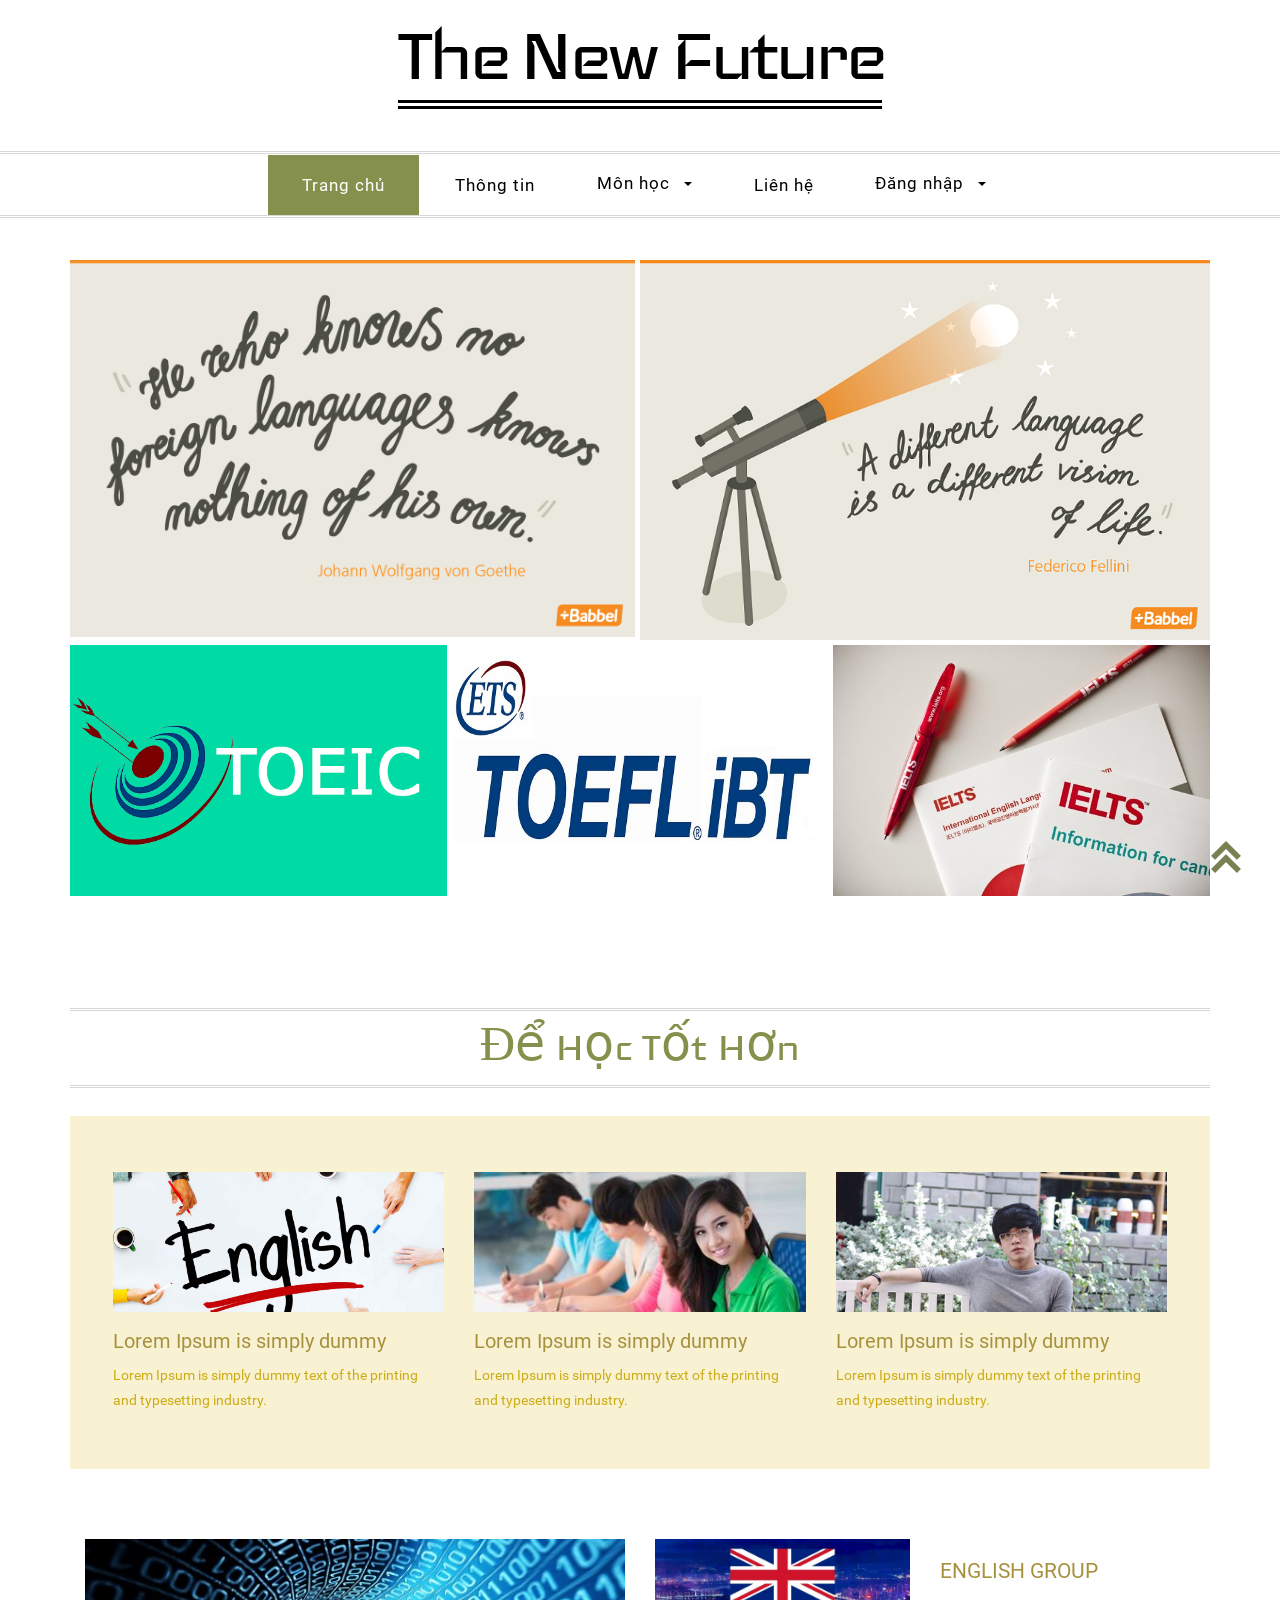
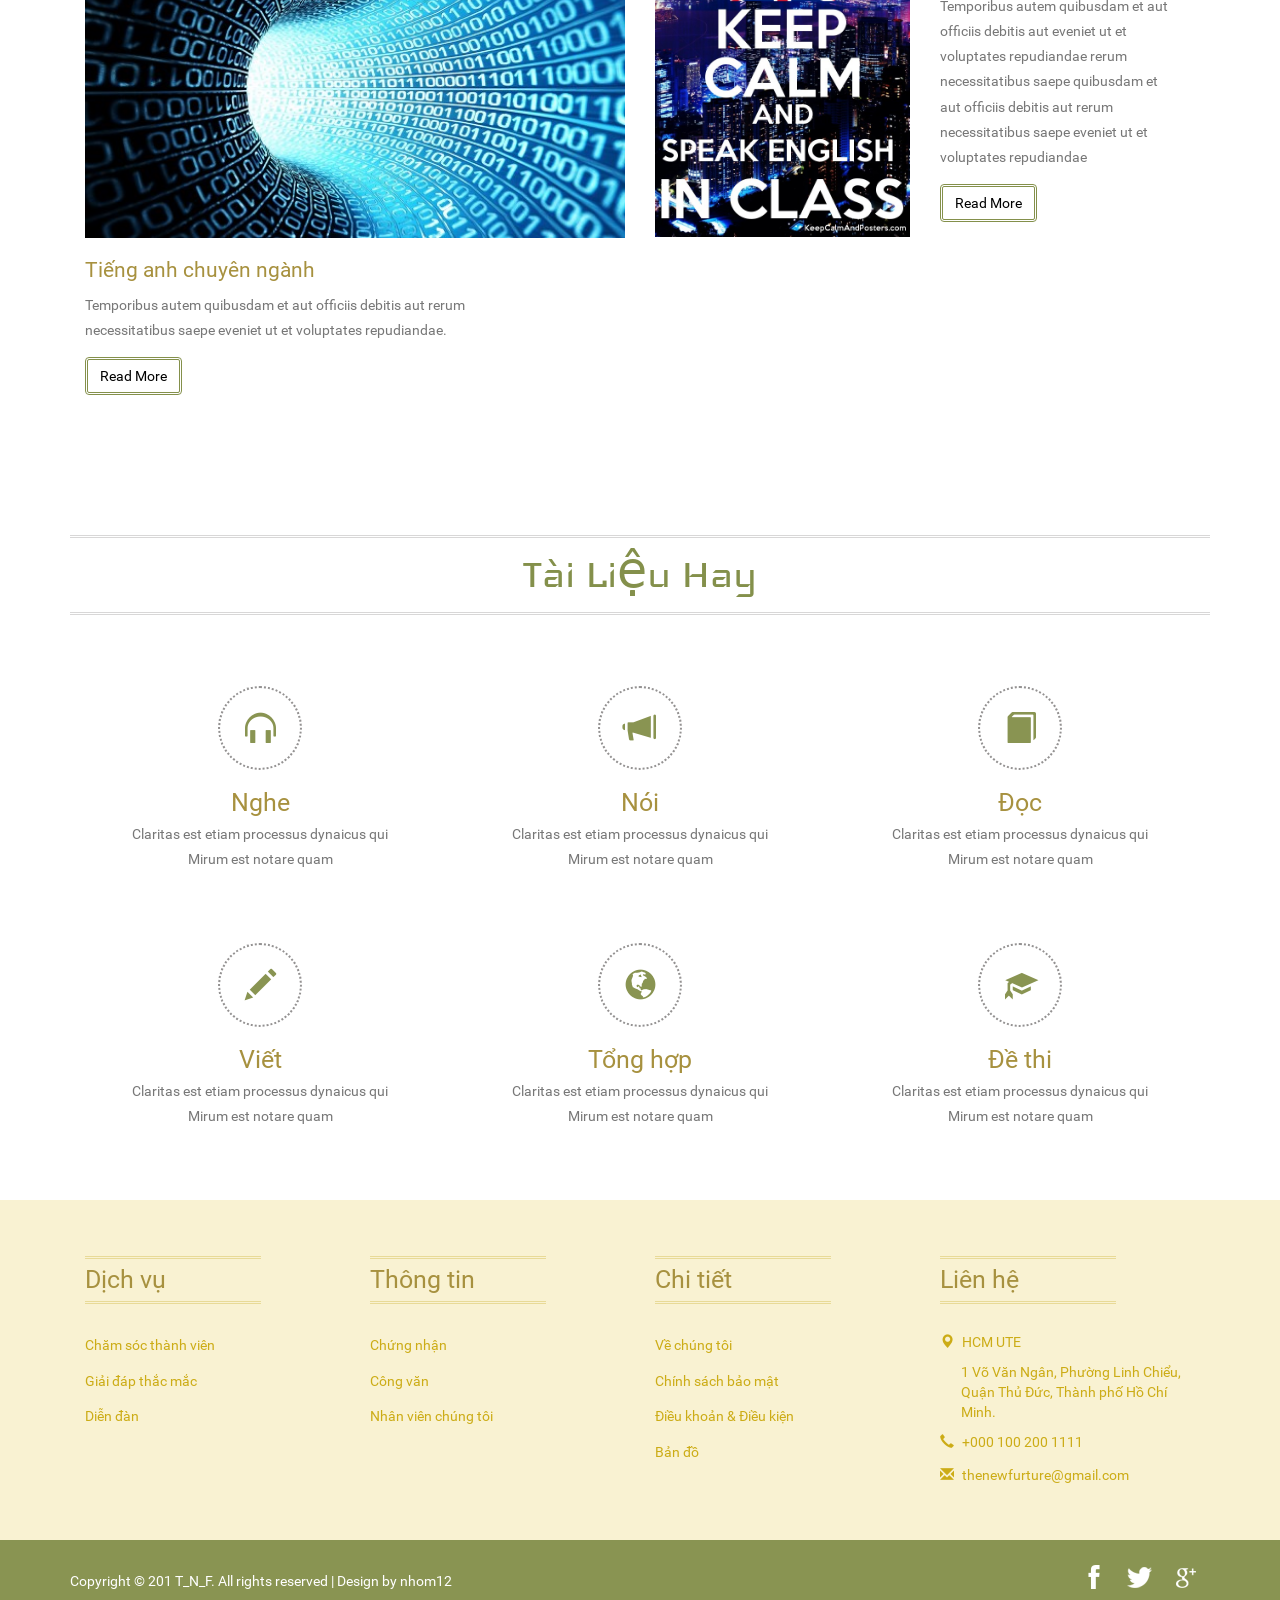
<file: doanweb/WebContent/demoweb/index.html>
<!DOCTYPE html>
<html>
<head>
<title>The New Future| Home :: w3layouts</title>
<link href="css/bootstrap.css" type="text/css" rel="stylesheet" media="all">
<link href="css/style.css" type="text/css" rel="stylesheet" media="all">
<!-- Custom Theme files -->
<meta name="viewport" content="width=device-width, initial-scale=1">
<meta http-equiv="Content-Type" content="text/html; charset=utf-8" />
<meta name="keywords" content="Crops Responsive web template, Bootstrap Web Templates, Flat Web Templates, Andriod Compatible web template, 
	Smartphone Compatible web template, free webdesigns for Nokia, Samsung, LG, SonyErricsson, Motorola web design" />
<script type="application/x-javascript"> addEventListener("load", function() { setTimeout(hideURLbar, 0); }, false); function hideURLbar(){ window.scrollTo(0,1); } </script>
<!-- //Custom Theme files -->
<!-- js -->
<script src="js/jquery-1.11.1.min.js"></script> 
<!-- //js -->	
<!-- start-smoth-scrolling-->
<script type="text/javascript" src="js/move-top.js"></script>
<script type="text/javascript" src="js/easing.js"></script>	
<script type="text/javascript">
		jQuery(document).ready(function($) {
			$(".scroll").click(function(event){		
				event.preventDefault();
				$('html,body').animate({scrollTop:$(this.hash).offset().top},1000);
			});
		});
</script>
<!--//end-smoth-scrolling-->
</head>
<body>
	<!--header-->
	<div class="logo">
		<div class="container">
			<div class="logo-info">
				<a href="index.html">
					<h1>The New Future</h1>	
					
				</a>
			</div>
		</div>	
	</div>
	<!--//header-->		
	<!--navigation-->
	<div class="top-nav">
		<nav class="navbar navbar-default">
			<div class="container">
				<button type="button" class="navbar-toggle collapsed" data-toggle="collapse" data-target="#bs-example-navbar-collapse-1">Menu						
				</button>
			</div>
			<!-- Collect the nav links, forms, and other content for toggling -->
			<div class="collapse navbar-collapse" id="bs-example-navbar-collapse-1">
				<ul class="nav navbar-nav">
					<li class="hvr-bounce-to-bottom active"><a href="index.html">Trang chủ</a></li>
					<li class="hvr-bounce-to-bottom"><a href="about.html">Thông tin</a></li>
					<li><a href="#" class="dropdown-toggle hvr-bounce-to-bottom" data-toggle="dropdown" role="button" aria-haspopup="true" aria-expanded="false">Môn học<span class="caret"></span></a>
						<ul class="dropdown-menu">
							<li><a class="hvr-bounce-to-bottom" href="gallery.html">TOIEC</a></li>
							<li><a class="hvr-bounce-to-bottom" href="gallery.html">TOEFL</a></li>
							<li><a class="hvr-bounce-to-bottom" href="gallery.html">IELTS</a></li>           
						</ul>
					</li>	
					
					<li class="hvr-bounce-to-bottom"><a href="contact.html">Liên hệ</a></li>
					<li><a href="#" class="dropdown-toggle hvr-bounce-to-bottom" data-toggle="dropdown" role="button" aria-haspopup="true" aria-expanded="false">Đăng nhập<span class="caret"></span></a>
						<ul class="dropdown-menu">
							<li><a class="hvr-bounce-to-bottom" href="loginAdmin.jsp">Admin</a></li>
							<li><a class="hvr-bounce-to-bottom" href="loginGv.jsp">Giảng viên</a></li>
							<li><a class="hvr-bounce-to-bottom" href="loginSv.jsp">Sinh viên</a></li>           
						</ul>
					</li>
				</ul>	
				<div class="clearfix"> </div>
			</div>	
		</nav>		
	</div>	
	<!--//navigation-->
	<!--baner-->
	<div class="baner">
		<div class="container">
			<div class="baner-grids">
				<div class="col-md-6 baner-top">
					<figure class="effect-bubba">
						<img src="images/img1.png" alt=""/>
						<figcaption>
							<h4>Enimet pulvinar posuere</h4>
							<p>In sit amet sapien eros Integer dolore magna aliqua</p>	
						</figcaption>			
					</figure>	
				</div>
				<div class="col-md-6 baner-top">
					<figure class="effect-bubba">
						<img src="images/img2.png" alt=""/>
						<figcaption>
							<h4>Enimet pulvinar posuere</h4>
							<p>In sit amet sapien eros Integer dolore magna aliqua</p>	
						</figcaption>			
					</figure>	
				</div>
				<div class="clearfix"> </div>
				<div class="baner-row">
					<div class="col-md-4 baner-bottom">
						<figure class="effect-bubba">
							<img src="images/img3.jpg" alt=""/>
							<figcaption>
								<h4>Enimet pulvinar posuere</h4>
								<p>In sit amet sapien eros Integer dolore magna aliqua</p>	
							</figcaption>			
						</figure>	
					</div>
					<div class="col-md-4 baner-bottom">
						<figure class="effect-bubba">
							<img src="images/img4.jpg" alt=""/>
							<figcaption>
								<h4>Enimet pulvinar posuere</h4>
								<p>In sit amet sapien eros Integer dolore magna aliqua</p>	
							</figcaption>			
						</figure>	
					</div>
					<div class="col-md-4 baner-bottom">
						<figure class="effect-bubba">
							<img src="images/img5.jpg" alt=""/>
							<figcaption>
								<h4>Enimet pulvinar posuere</h4>
								<p>In sit amet sapien eros Integer dolore magna aliqua</p>	
							</figcaption>			
						</figure>	
					</div>
					<div class="clearfix"> </div>
				</div>				
			</div>
		</div>
	</div>
	<!--//baner-->
	<!-- news -->
	<div class="news-info">
		<div class="container">		
			<h3 class="title">Để Học Tốt Hơn</h3>
		</div>
	</div>
	<!-- container -->
	<div class="container">				
		<div class="news">	
			<div class="news-grids">
				<div class="col-md-4 news-grid">
					<div class="news-grid-left news-grid-left-img">
						
					</div>
					<div class="news-grid-left-info">
						<h5>Lorem Ipsum is simply dummy</h5>
						<p>Lorem Ipsum is simply dummy text of the printing and typesetting industry.</p>
					</div>
				</div>
				<div class="col-md-4 news-grid">
					<div class="news-grid-left news-grid-middle">
					</div>
					<div class="news-grid-left-info">
						<h5>Lorem Ipsum is simply dummy</h5>
						<p>Lorem Ipsum is simply dummy text of the printing and typesetting industry.</p>
					</div>
				</div>
				<div class="col-md-4 news-grid">
					<div class="news-grid-left news-grid-right">
						
					</div>
					<div class="news-grid-left-info">
						<h5>Lorem Ipsum is simply dummy</h5>
						<p>Lorem Ipsum is simply dummy text of the printing and typesetting industry.</p>
					</div>
				</div>
				<div class="clearfix"> </div>
			</div>
		</div><!-- //container -->	
	</div>
	<!-- //news -->
	<!--main-->
	<div class="main">
		<div class="container">
			<div class="main-grids">
				<div class="col-md-6 main-left">
					<img src="images/img6.jpg" alt=""/>
					<h4>Tiếng anh chuyên ngành</h4>
					<p>Temporibus autem quibusdam et aut officiis debitis aut
						rerum necessitatibus saepe eveniet ut et voluptates repudiandae.</p>
					<a href="#" class="more btn btn-1 btn-1b"> Read More</a>
				</div>
				<div class="col-md-6 main-right">
					<div class="col-md-6 main-text">
						<img src="images/img7.jpg" alt=""/>
					</div>
					<div class="col-md-6 main-text">
						<h4>ENGLISH GROUP</h4>			
						<p>Temporibus autem quibusdam et aut officiis debitis aut eveniet ut et voluptates repudiandae rerum necessitatibus saepe quibusdam et aut officiis debitis aut
							rerum necessitatibus saepe eveniet ut et voluptates repudiandae </p>
						<a href="#" class="more btn btn-1 btn-1b"> Read More</a>
					</div>
					<div class="clearfix"> </div>
				</div>
				<div class="clearfix"> </div>
			</div>			
		</div>
	</div>
	<!--//main-->
	<!--services-->
	<div class="services" id="services">
		<div class="container">
			<h3 class="title">Tài Liệu Hay</h3>
			<div class="service-grids">
				<div class="col-md-4 srvc-grids-info">
					<div class="srvc-img">
						<span class="glyphicon glyphicon-headphones" aria-hidden="true"></span>
					</div>
					<h5>Nghe</h5>
					<p>Claritas est etiam processus dynaicus qui Mirum est notare quam </p>
				</div>
				<div class="col-md-4 srvc-grids-info">
					<div class="srvc-img">
						<span class="glyphicon glyphicon-bullhorn" aria-hidden="true"></span>
					</div>
					<h5>Nói</h5>
					<p>Claritas est etiam processus dynaicus qui Mirum est notare quam </p>
				</div>
				<div class="col-md-4 srvc-grids-info">
					<div class="srvc-img">
						<span class="glyphicon glyphicon-book" aria-hidden="true"></span>
					</div>
					<h5>Đọc</h5>
					<p>Claritas est etiam processus dynaicus qui Mirum est notare quam </p>
				</div>
				<div class="col-md-4 srvc-grids-info">
					<div class="srvc-img">
						<span class="glyphicon glyphicon-pencil" aria-hidden="true"></span>
					</div>
					<h5>Viết</h5>
					<p>Claritas est etiam processus dynaicus qui Mirum est notare quam </p>
				</div>
				<div class="col-md-4 srvc-grids-info">
					<div class="srvc-img">
						<span class="glyphicon glyphicon-globe" aria-hidden="true"></span>
					</div>
					<h5>Tổng hợp</h5>
					<p>Claritas est etiam processus dynaicus qui Mirum est notare quam </p>
				</div>
				<div class="col-md-4 srvc-grids-info">
					<div class="srvc-img">
						<span class="glyphicon glyphicon-education" aria-hidden="true"></span>
					</div>
					<h5>Đề thi</h5>
					<p>Claritas est etiam processus dynaicus qui Mirum est notare quam </p>
				</div>
				<div class="clearfix"> </div>				
			</div>
		</div>
	</div>
	<!--//services-->
	<!-- footer -->
	<div class="footer">	
		<div class="container">
			<div class="footer-grids">
				<div class="col-md-3 footer-grid">
					<h3 class="title">Dịch vụ</h3>
					<ul>
						<li><a href="#">Chăm sóc thành viên</a></li>
						<li><a href="#">Giải đáp thắc mắc</a></li>
						<li><a href="#">Diễn đàn</a></li>
					</ul>
				</div>
				<div class="col-md-3 footer-grid">
					<h3 class="title">Thông tin</h3>
					 <ul>
						<li><a href="#">Chứng nhận</a></li>
						<li><a href="#">Công văn</a></li>
						<li><a href="#">Nhân viên chúng tôi</a></li>
					</ul>
				</div>
				<div class="col-md-3 footer-grid">
					<h3 class="title">Chi tiết</h3>
					<ul>
						<li><a href="about.html">Về chúng tôi</a></li>
						<li><a href="#">Chính sách bảo mật</a></li>
						<li><a href="#">Điều khoản &amp; Điều kiện</a></li>
						<li><a href="contact.html">Bản đồ</a></li>
					</ul>
				</div>
				<div class="col-md-3 footer-grid contact-grid">
						<h3 class="title">Liên hệ</h3>
						<ul>
							<li><span class="glyphicon glyphicon-map-marker" aria-hidden="true"></span>HCM UTE</li>							
							<li class="adrs">1 Võ Văn Ngân, Phường Linh Chiểu, Quận Thủ Đức, Thành phố Hồ Chí Minh.</li>
							<li><span class="glyphicon glyphicon-earphone" aria-hidden="true"></span>+000 100 200 1111</li>
							<li><span class="glyphicon glyphicon-envelope" aria-hidden="true"></span><a href="mailto:example@mail.com">thenewfurture@gmail.com</a></li>
						</ul>
				</div>
				<div class="clearfix"> </div>
			</div>
		</div>
	</div>
	<div class="copy">
		<div class="container">
			<div class="copy-left">
				<p>Copyright © 201 T_N_F. All rights reserved | Design by nhom12
			</div>
			<div class="social-icons">
				<ul>
					<li><a href="#" class="fb"></a></li>
					<li><a href="#"></a></li>
					<li><a href="#" class="gg"></a></li>					
				</ul>	
			</div>
			<div class="clearfix"> </div>
		</div>
	</div>
	<!--//footer-->
	<!--smooth-scrolling-of-move-up-->
	<script type="text/javascript">
		$(document).ready(function() {
			/*
			var defaults = {
				containerID: 'toTop', // fading element id
				containerHoverID: 'toTopHover', // fading element hover id
				scrollSpeed: 1200,
				easingType: 'linear' 
			};
			*/
			
			$().UItoTop({ easingType: 'easeOutQuart' });
			
		});
	</script>
	<a href="#" id="toTop" style="display: block;"> <span id="toTopHover" style="opacity: 1;"> </span></a>
	<!--//smooth-scrolling-of-move-up-->
	<!-- Bootstrap core JavaScript
    ================================================== -->
    <!-- Placed at the end of the document so the pages load faster -->
    <script src="js/bootstrap.js"></script>
</body>
</html>
</file>
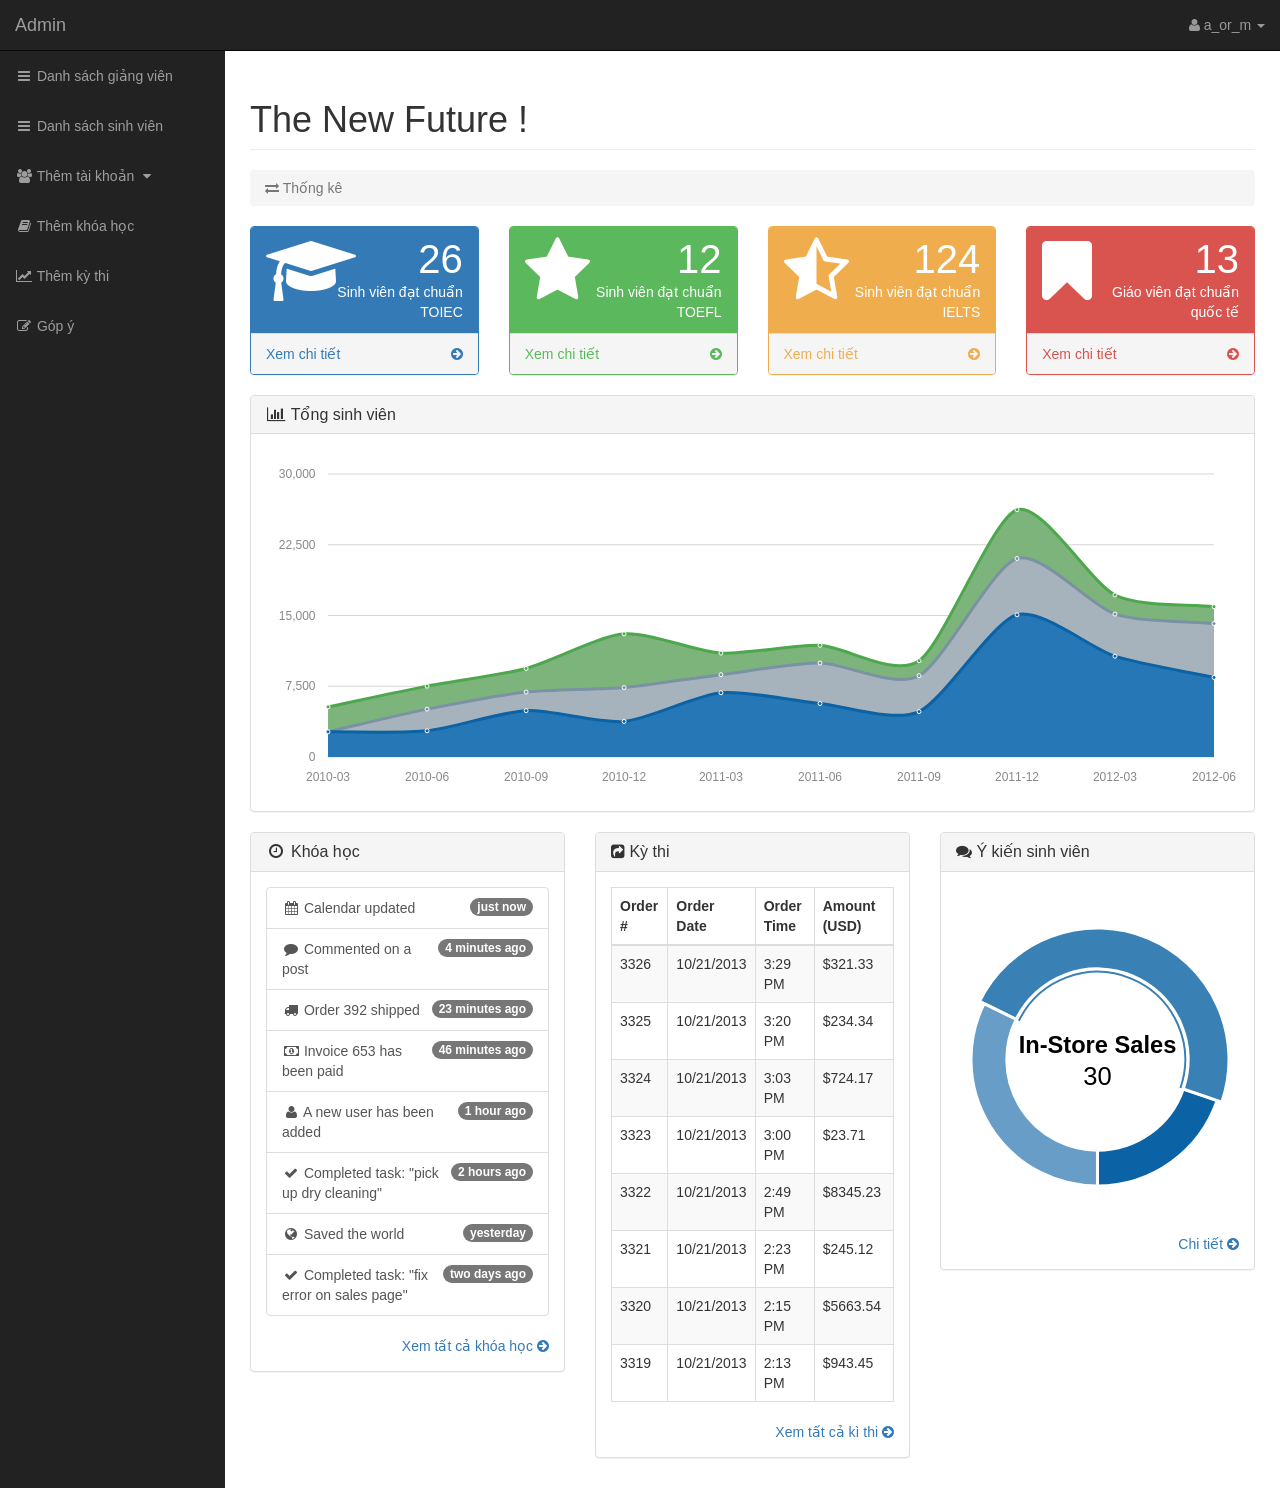
<file: doanweb/WebContent/demoweb/admin.html>
<!DOCTYPE html>
<html lang="vi">

<head>

    <meta charset="utf-8">
    <meta http-equiv="X-UA-Compatible" content="IE=edge">
    <meta name="viewport" content="width=device-width, initial-scale=1">
    <meta name="description" content="">
    <meta name="author" content="">

    <title>Admin</title>

    <!-- Bootstrap Core CSS -->
    <link href="css/bootstrap.min.css" rel="stylesheet">

    <!-- Custom CSS -->
    <link href="css/sb-admin.css" rel="stylesheet">

    <!-- Morris Charts CSS -->
    <link href="css/plugins/morris.css" rel="stylesheet">

    <!-- Custom Fonts -->
    <link href="font-awesome/css/font-awesome.min.css" rel="stylesheet" type="text/css">

    <!-- HTML5 Shim and Respond.js IE8 support of HTML5 elements and media queries -->
    <!-- WARNING: Respond.js doesn't work if you view the page via file:// -->
    <!--[if lt IE 9]>
        <script src="https://oss.maxcdn.com/libs/html5shiv/3.7.0/html5shiv.js"></script>
        <script src="https://oss.maxcdn.com/libs/respond.js/1.4.2/respond.min.js"></script>
    <![endif]-->

</head>

<body>

    <div id="wrapper">

        <!-- Navigation -->
        <nav class="navbar navbar-inverse navbar-fixed-top" role="navigation">
            <!-- Brand and toggle get grouped for better mobile display -->
            <div class="navbar-header">
                <button type="button" class="navbar-toggle" data-toggle="collapse" data-target=".navbar-ex1-collapse">
                    <span class="sr-only">Toggle navigation</span>
                    <span class="icon-bar"></span>
                    <span class="icon-bar"></span>
                    <span class="icon-bar"></span>
                </button>
                <a class="navbar-brand" href="index.html">Admin</a>
            </div>
            <!-- Top Menu Items -->
            <ul class="nav navbar-right top-nav">
                <li class="dropdown">
                    <a href="#" class="dropdown-toggle" data-toggle="dropdown"><i class="fa fa-user"></i> a_or_m <b class="caret"></b></a>
                    <ul class="dropdown-menu">
                        <li>
                            <a href="#"><i class="fa fa-fw fa-user"></i> Profile</a>
                        </li>
                        <li>
                            <a href="#"><i class="fa fa-fw fa-gear"></i> Settings</a>
                        </li>
                        <li class="divider"></li>
                        <li>
                            <a href="#"><i class="fa fa-fw fa-power-off"></i> Log Out</a>
                        </li>
                    </ul>
                </li>
            </ul>
            <!-- Sidebar Menu Items - These collapse to the responsive navigation menu on small screens -->
            <div class="collapse navbar-collapse navbar-ex1-collapse">
                <ul class="nav navbar-nav side-nav">
                    
                    <li>
                        <a href="#"><i class="fa fa-fw fa-bars"></i> Danh sách giảng viên</a>
                    </li>
                    <li>
                        <a href="#"><i class="fa fa-fw fa-bars"></i> Danh sách sinh viên</a>
                    </li>
                    <li>
                        <a href="javascript:;" data-toggle="collapse" data-target="#demo"><i class="fa fa-fw fa-users"></i> Thêm tài khoản <i class="fa fa-fw fa-caret-down"></i></a>
                        <ul id="demo" class="collapse">
                            <li>
                                <a href="#"><i class="fa fa-fw fa-user"></i> Giảng viên</a>
                            </li>
                            <li>
                                <a href="#"><i class="fa fa-fw fa-user"></i> Sinh viên</a>
                            </li>       
                        </ul>
                    </li>
                    <li>
                        <a href="#"><i class="fa fa-fw fa-book"></i> Thêm khóa học</a>
                    </li>
                    <li>
                        <a href="#"><i class="fa fa-fw fa-line-chart"></i> Thêm kỳ thi</a>
                    </li>
                    <li>
                        <a href="#"><i class="fa fa-fw fa-edit"></i> Góp ý</a>
                    </li>
                </ul>
            </div>
            <!-- /.navbar-collapse -->
        </nav>

        <div id="page-wrapper">

            <div class="container-fluid">

                <!-- Page Heading -->
                <div class="row">
                    <div class="col-lg-12">
                        <h1 class="page-header">
                            The New Future ! 
                        </h1>
                        <ol class="breadcrumb">
                            <li class="active">
                                <i class="fa fa-exchange"></i> Thống kê
                            </li>
                        </ol>
                    </div>
                </div>
                <!-- /.row -->

                
                <div class="row">
                    <div class="col-lg-3 col-md-6">
                        <div class="panel panel-primary">
                            <div class="panel-heading">
                                <div class="row">
                                    <div class="col-xs-3">
                                        <i class="fa fa-graduation-cap fa-5x"></i>
                                    </div>
                                    <div class="col-xs-9 text-right">
                                        <div class="huge">26</div>
                                        <div>Sinh viên đạt chuẩn TOIEC</div>
                                    </div>
                                </div>
                            </div>
                            <a href="#">
                                <div class="panel-footer">
                                    <span class="pull-left">Xem chi tiết</span>
                                    <span class="pull-right"><i class="fa fa-arrow-circle-right"></i></span>
                                    <div class="clearfix"></div>
                                </div>
                            </a>
                        </div>
                    </div>
                    <div class="col-lg-3 col-md-6">
                        <div class="panel panel-green">
                            <div class="panel-heading">
                                <div class="row">
                                    <div class="col-xs-3">
                                        <i class="fa fa-star fa-5x"></i>
                                    </div>
                                    <div class="col-xs-9 text-right">
                                        <div class="huge">12</div>
                                        <div>Sinh viên đạt chuẩn TOEFL</div>
                                    </div>
                                </div>
                            </div>
                            <a href="#">
                                <div class="panel-footer">
                                    <span class="pull-left">Xem chi tiết</span>
                                    <span class="pull-right"><i class="fa fa-arrow-circle-right"></i></span>
                                    <div class="clearfix"></div>
                                </div>
                            </a>
                        </div>
                    </div>
                    <div class="col-lg-3 col-md-6">
                        <div class="panel panel-yellow">
                            <div class="panel-heading">
                                <div class="row">
                                    <div class="col-xs-3">
                                        <i class="fa fa-star-half-o fa-5x"></i>
                                    </div>
                                    <div class="col-xs-9 text-right">
                                        <div class="huge">124</div>
                                        <div>Sinh viên đạt chuẩn IELTS</div>
                                    </div>
                                </div>
                            </div>
                            <a href="#">
                                <div class="panel-footer">
                                    <span class="pull-left">Xem chi tiết</span>
                                    <span class="pull-right"><i class="fa fa-arrow-circle-right"></i></span>
                                    <div class="clearfix"></div>
                                </div>
                            </a>
                        </div>
                    </div>
                    <div class="col-lg-3 col-md-6">
                        <div class="panel panel-red">
                            <div class="panel-heading">
                                <div class="row">
                                    <div class="col-xs-3">
                                        <i class="fa fa-bookmark     fa-5x"></i>
                                    </div>
                                    <div class="col-xs-9 text-right">
                                        <div class="huge">13</div>
                                        <div>Giáo viên đạt chuẩn quốc tế</div>
                                    </div>
                                </div>
                            </div>
                            <a href="#">
                                <div class="panel-footer">
                                    <span class="pull-left">Xem chi tiết</span>
                                    <span class="pull-right"><i class="fa fa-arrow-circle-right"></i></span>
                                    <div class="clearfix"></div>
                                </div>
                            </a>
                        </div>
                    </div>
                </div>
                <!-- /.row -->

                <div class="row">
                    <div class="col-lg-12">
                        <div class="panel panel-default">
                            <div class="panel-heading">
                                <h3 class="panel-title"><i class="fa fa-bar-chart-o fa-fw"></i> Tổng sinh viên  </h3>
                            </div>
                            <div class="panel-body">
                                <div id="morris-area-chart"></div>
                            </div>
                        </div>
                    </div>
                </div>
                <!-- /.row -->

                <div class="row">
                    <div class="col-lg-4">
                        <div class="panel panel-default">
                            <div class="panel-heading">
                                <h3 class="panel-title"><i class="fa fa-clock-o fa-fw"></i> Khóa học</h3>
                            </div>
                            <div class="panel-body">
                                <div class="list-group">
                                    <a href="#" class="list-group-item">
                                        <span class="badge">just now</span>
                                        <i class="fa fa-fw fa-calendar"></i> Calendar updated
                                    </a>
                                    <a href="#" class="list-group-item">
                                        <span class="badge">4 minutes ago</span>
                                        <i class="fa fa-fw fa-comment"></i> Commented on a post
                                    </a>
                                    <a href="#" class="list-group-item">
                                        <span class="badge">23 minutes ago</span>
                                        <i class="fa fa-fw fa-truck"></i> Order 392 shipped
                                    </a>
                                    <a href="#" class="list-group-item">
                                        <span class="badge">46 minutes ago</span>
                                        <i class="fa fa-fw fa-money"></i> Invoice 653 has been paid
                                    </a>
                                    <a href="#" class="list-group-item">
                                        <span class="badge">1 hour ago</span>
                                        <i class="fa fa-fw fa-user"></i> A new user has been added
                                    </a>
                                    <a href="#" class="list-group-item">
                                        <span class="badge">2 hours ago</span>
                                        <i class="fa fa-fw fa-check"></i> Completed task: "pick up dry cleaning"
                                    </a>
                                    <a href="#" class="list-group-item">
                                        <span class="badge">yesterday</span>
                                        <i class="fa fa-fw fa-globe"></i> Saved the world
                                    </a>
                                    <a href="#" class="list-group-item">
                                        <span class="badge">two days ago</span>
                                        <i class="fa fa-fw fa-check"></i> Completed task: "fix error on sales page"
                                    </a>
                                </div>
                                <div class="text-right">
                                    <a href="#">Xem tất cả khóa học <i class="fa fa-arrow-circle-right"></i></a>
                                </div>
                            </div>
                        </div>
                    </div>
                    <div class="col-lg-4">
                        <div class="panel panel-default">   
                            <div class="panel-heading">
                                <h3 class="panel-title"><i class="fa fa-share-square"></i> Kỳ thi</h3>
                            </div>
                            <div class="panel-body">
                                <div class="table-responsive">
                                    <table class="table table-bordered table-hover table-striped">
                                        <thead>
                                            <tr>
                                                <th>Order #</th>
                                                <th>Order Date</th>
                                                <th>Order Time</th>
                                                <th>Amount (USD)</th>
                                            </tr>
                                        </thead>
                                        <tbody>
                                            <tr>
                                                <td>3326</td>
                                                <td>10/21/2013</td>
                                                <td>3:29 PM</td>
                                                <td>$321.33</td>
                                            </tr>
                                            <tr>
                                                <td>3325</td>
                                                <td>10/21/2013</td>
                                                <td>3:20 PM</td>
                                                <td>$234.34</td>
                                            </tr>
                                            <tr>
                                                <td>3324</td>
                                                <td>10/21/2013</td>
                                                <td>3:03 PM</td>
                                                <td>$724.17</td>
                                            </tr>
                                            <tr>
                                                <td>3323</td>
                                                <td>10/21/2013</td>
                                                <td>3:00 PM</td>
                                                <td>$23.71</td>
                                            </tr>
                                            <tr>
                                                <td>3322</td>
                                                <td>10/21/2013</td>
                                                <td>2:49 PM</td>
                                                <td>$8345.23</td>
                                            </tr>
                                            <tr>
                                                <td>3321</td>
                                                <td>10/21/2013</td>
                                                <td>2:23 PM</td>
                                                <td>$245.12</td>
                                            </tr>
                                            <tr>
                                                <td>3320</td>
                                                <td>10/21/2013</td>
                                                <td>2:15 PM</td>
                                                <td>$5663.54</td>
                                            </tr>
                                            <tr>
                                                <td>3319</td>
                                                <td>10/21/2013</td>
                                                <td>2:13 PM</td>
                                                <td>$943.45</td>
                                            </tr>
                                        </tbody>
                                    </table>
                                </div>
                                <div class="text-right">
                                    <a href="#">Xem tất cả kì thi <i class="fa fa-arrow-circle-right"></i></a>
                                </div>
                            </div>
                        </div>
                    </div>
                    <div class="col-lg-4">
                        <div class="panel panel-default">
                            <div class="panel-heading">
                                <h3 class="panel-title"><i class="fa fa-comments "></i> Ý kiến sinh viên</h3>
                            </div>
                            <div class="panel-body">
                                <div id="morris-donut-chart"></div>
                                <div class="text-right">
                                    <a href="#">Chi tiết <i class="fa fa-arrow-circle-right"></i></a>
                                </div>
                            </div>
                        </div>
                    </div>
                </div>
                <!-- /.row -->

            </div>
            <!-- /.container-fluid -->

        </div>
        <!-- /#page-wrapper -->

    </div>
    <!-- /#wrapper -->

    <!-- jQuery -->
    <script src="js/jquery.js"></script>

    <!-- Bootstrap Core JavaScript -->
    <script src="js/bootstrap.min.js"></script>

    <!-- Morris Charts JavaScript -->
    <script src="js/plugins/morris/raphael.min.js"></script>
    <script src="js/plugins/morris/morris.min.js"></script>
    <script src="js/plugins/morris/morris-data.js"></script>

</body>

</html>
</file>
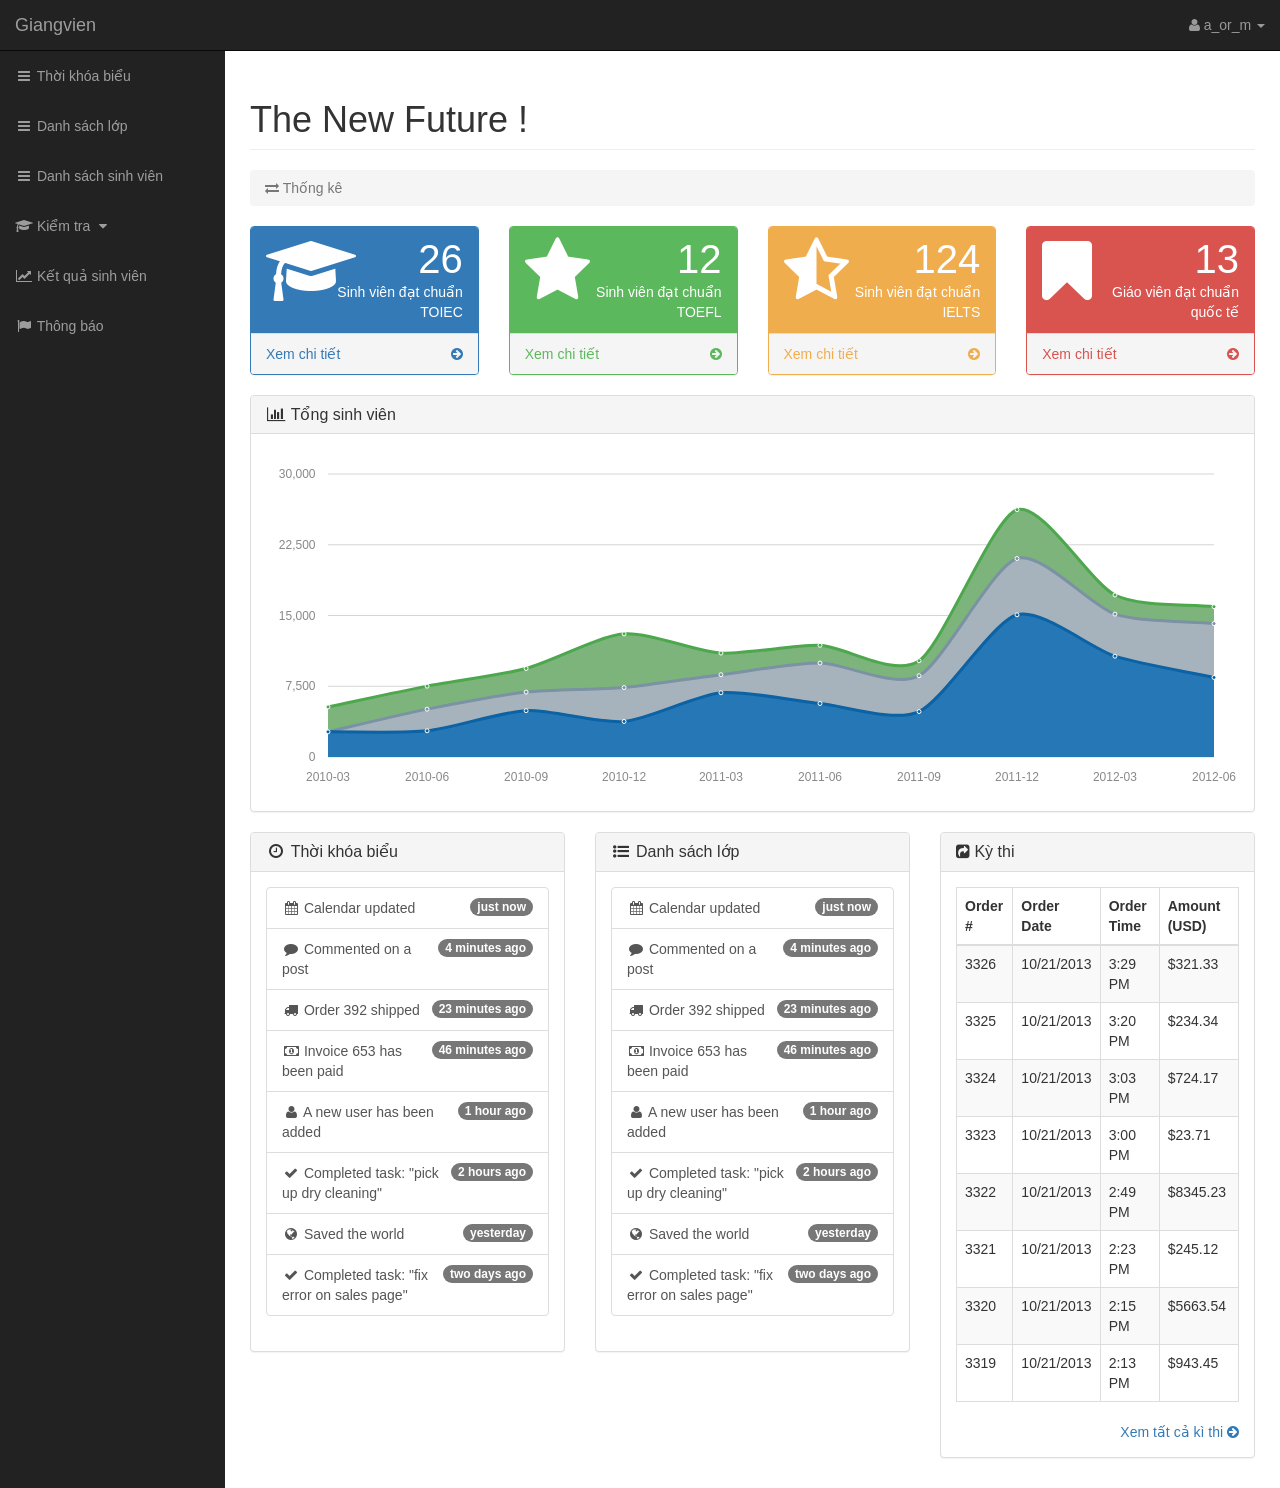
<file: doanweb/WebContent/demoweb/Giaovien.html>
<!DOCTYPE html>
<html lang="vi">

<head>

    <meta charset="utf-8">
    <meta http-equiv="X-UA-Compatible" content="IE=edge">
    <meta name="viewport" content="width=device-width, initial-scale=1">
    <meta name="description" content="">
    <meta name="author" content="">

    <title>Giangvien</title>

    <!-- Bootstrap Core CSS -->
    <link href="css/bootstrap.min.css" rel="stylesheet">

    <!-- Custom CSS -->
    <link href="css/sb-admin.css" rel="stylesheet">

    <!-- Morris Charts CSS -->
    <link href="css/plugins/morris.css" rel="stylesheet">

    <!-- Custom Fonts -->
    <link href="font-awesome/css/font-awesome.min.css" rel="stylesheet" type="text/css">

    <!-- HTML5 Shim and Respond.js IE8 support of HTML5 elements and media queries -->
    <!-- WARNING: Respond.js doesn't work if you view the page via file:// -->
    <!--[if lt IE 9]>
        <script src="https://oss.maxcdn.com/libs/html5shiv/3.7.0/html5shiv.js"></script>
        <script src="https://oss.maxcdn.com/libs/respond.js/1.4.2/respond.min.js"></script>
    <![endif]-->

</head>

<body>

    <div id="wrapper">

        <!-- Navigation -->
        <nav class="navbar navbar-inverse navbar-fixed-top" role="navigation">
            <!-- Brand and toggle get grouped for better mobile display -->
            <div class="navbar-header">
                <button type="button" class="navbar-toggle" data-toggle="collapse" data-target=".navbar-ex1-collapse">
                    <span class="sr-only">Toggle navigation</span>
                    <span class="icon-bar"></span>
                    <span class="icon-bar"></span>
                    <span class="icon-bar"></span>
                </button>
                <a class="navbar-brand" href="index.html">Giangvien</a>
            </div>
            <!-- Top Menu Items -->
            <ul class="nav navbar-right top-nav">
                <li class="dropdown">
                    <a href="#" class="dropdown-toggle" data-toggle="dropdown"><i class="fa fa-user"></i> a_or_m <b class="caret"></b></a>
                    <ul class="dropdown-menu">
                        <li>
                            <a href="#"><i class="fa fa-fw fa-user"></i> Profile</a>
                        </li>
                        <li>
                            <a href="#"><i class="fa fa-fw fa-gear"></i> Settings</a>
                        </li>
                        <li class="divider"></li>
                        <li>
                            <a href="#"><i class="fa fa-fw fa-power-off"></i> Log Out</a>
                        </li>
                    </ul>
                </li>
            </ul>
            <!-- Sidebar Menu Items - These collapse to the responsive navigation menu on small screens -->
            <div class="collapse navbar-collapse navbar-ex1-collapse">
                <ul class="nav navbar-nav side-nav">
                    
                    <li>
                        <a href="#"><i class="fa fa-fw fa-bars"></i> Thời khóa biểu</a>
                    </li>
                     <li>
                        <a href="#"><i class="fa fa-fw fa-bars"></i> Danh sách lớp</a>
                    </li>
                    <li>
                        <a href="#"><i class="fa fa-fw fa-bars"></i> Danh sách sinh viên</a>
                    </li>
                    <li>
                        <a href="javascript:;" data-toggle="collapse" data-target="#demo"><i class="fa fa-fw fa-graduation-cap "></i> Kiểm tra <i class="fa fa-fw fa-caret-down"></i></a>
                        <ul id="demo" class="collapse">
                            <li>
                                <a href="#"><i class="fa fa-fw fa-bookmark-o "></i> Thêm câu hỏi</a>
                            </li>
                            <li>
                                <a href="#"><i class="fa fa-fw fa-bookmark-o"></i> Tạo đề thi</a>
                            </li>       
                        </ul>
                    </li>
                   
                    <li>
                        <a href="#"><i class="fa fa-fw fa-line-chart"></i> Kết quả sinh viên</a>
                    </li>
                    <li>
                        <a href="#"><i class="fa fa-fw fa-flag"></i> Thông báo</a>
                    </li>   
                        
                </ul>
            </div>
            <!-- /.navbar-collapse -->
        </nav>

        <div id="page-wrapper">

            <div class="container-fluid">

                <!-- Page Heading -->
                <div class="row">
                    <div class="col-lg-12">
                        <h1 class="page-header">
                            The New Future ! 
                        </h1>
                        <ol class="breadcrumb">
                            <li class="active">
                                <i class="fa fa-exchange"></i> Thống kê
                            </li>
                        </ol>
                    </div>
                </div>
                <!-- /.row -->

                
                <div class="row">
                    <div class="col-lg-3 col-md-6">
                        <div class="panel panel-primary">
                            <div class="panel-heading">
                                <div class="row">
                                    <div class="col-xs-3">
                                        <i class="fa fa-graduation-cap fa-5x"></i>
                                    </div>
                                    <div class="col-xs-9 text-right">
                                        <div class="huge">26</div>
                                        <div>Sinh viên đạt chuẩn TOIEC</div>
                                    </div>
                                </div>
                            </div>
                            <a href="#">
                                <div class="panel-footer">
                                    <span class="pull-left">Xem chi tiết</span>
                                    <span class="pull-right"><i class="fa fa-arrow-circle-right"></i></span>
                                    <div class="clearfix"></div>
                                </div>
                            </a>
                        </div>
                    </div>
                    <div class="col-lg-3 col-md-6">
                        <div class="panel panel-green">
                            <div class="panel-heading">
                                <div class="row">
                                    <div class="col-xs-3">
                                        <i class="fa fa-star fa-5x"></i>
                                    </div>
                                    <div class="col-xs-9 text-right">
                                        <div class="huge">12</div>
                                        <div>Sinh viên đạt chuẩn TOEFL</div>
                                    </div>
                                </div>
                            </div>
                            <a href="#">
                                <div class="panel-footer">
                                    <span class="pull-left">Xem chi tiết</span>
                                    <span class="pull-right"><i class="fa fa-arrow-circle-right"></i></span>
                                    <div class="clearfix"></div>
                                </div>
                            </a>
                        </div>
                    </div>
                    <div class="col-lg-3 col-md-6">
                        <div class="panel panel-yellow">
                            <div class="panel-heading">
                                <div class="row">
                                    <div class="col-xs-3">
                                        <i class="fa fa-star-half-o fa-5x"></i>
                                    </div>
                                    <div class="col-xs-9 text-right">
                                        <div class="huge">124</div>
                                        <div>Sinh viên đạt chuẩn IELTS</div>
                                    </div>
                                </div>
                            </div>
                            <a href="#">
                                <div class="panel-footer">
                                    <span class="pull-left">Xem chi tiết</span>
                                    <span class="pull-right"><i class="fa fa-arrow-circle-right"></i></span>
                                    <div class="clearfix"></div>
                                </div>
                            </a>
                        </div>
                    </div>
                    <div class="col-lg-3 col-md-6">
                        <div class="panel panel-red">
                            <div class="panel-heading">
                                <div class="row">
                                    <div class="col-xs-3">
                                        <i class="fa fa-bookmark     fa-5x"></i>
                                    </div>
                                    <div class="col-xs-9 text-right">
                                        <div class="huge">13</div>
                                        <div>Giáo viên đạt chuẩn quốc tế</div>
                                    </div>
                                </div>
                            </div>
                            <a href="#">
                                <div class="panel-footer">
                                    <span class="pull-left">Xem chi tiết</span>
                                    <span class="pull-right"><i class="fa fa-arrow-circle-right"></i></span>
                                    <div class="clearfix"></div>
                                </div>
                            </a>
                        </div>
                    </div>
                </div>
                <!-- /.row -->

                <div class="row">
                    <div class="col-lg-12">
                        <div class="panel panel-default">
                            <div class="panel-heading">
                                <h3 class="panel-title"><i class="fa fa-bar-chart-o fa-fw"></i> Tổng sinh viên  </h3>
                            </div>
                            <div class="panel-body">
                                <div id="morris-area-chart"></div>
                            </div>
                        </div>
                    </div>
                </div>
                <!-- /.row -->

                <div class="row">
                    <div class="col-lg-4">
                        <div class="panel panel-default">
                            <div class="panel-heading">
                                <h3 class="panel-title"><i class="fa fa-clock-o fa-fw"></i> Thời khóa biểu</h3>
                            </div>
                            <div class="panel-body">
                                <div class="list-group">
                                    <a href="#" class="list-group-item">
                                        <span class="badge">just now</span>
                                        <i class="fa fa-fw fa-calendar"></i> Calendar updated
                                    </a>
                                    <a href="#" class="list-group-item">
                                        <span class="badge">4 minutes ago</span>
                                        <i class="fa fa-fw fa-comment"></i> Commented on a post
                                    </a>
                                    <a href="#" class="list-group-item">
                                        <span class="badge">23 minutes ago</span>
                                        <i class="fa fa-fw fa-truck"></i> Order 392 shipped
                                    </a>
                                    <a href="#" class="list-group-item">
                                        <span class="badge">46 minutes ago</span>
                                        <i class="fa fa-fw fa-money"></i> Invoice 653 has been paid
                                    </a>
                                    <a href="#" class="list-group-item">
                                        <span class="badge">1 hour ago</span>
                                        <i class="fa fa-fw fa-user"></i> A new user has been added
                                    </a>
                                    <a href="#" class="list-group-item">
                                        <span class="badge">2 hours ago</span>
                                        <i class="fa fa-fw fa-check"></i> Completed task: "pick up dry cleaning"
                                    </a>
                                    <a href="#" class="list-group-item">
                                        <span class="badge">yesterday</span>
                                        <i class="fa fa-fw fa-globe"></i> Saved the world
                                    </a>
                                    <a href="#" class="list-group-item">
                                        <span class="badge">two days ago</span>
                                        <i class="fa fa-fw fa-check"></i> Completed task: "fix error on sales page"
                                    </a>
                                </div>
                                
                            </div>
                        </div>
                    </div>

                    <div class="col-lg-4">
                        <div class="panel panel-default">
                            <div class="panel-heading">
                                <h3 class="panel-title"><i class="fa fa-list-ul fa-fw"></i> Danh sách lớp</h3>
                            </div>
                            <div class="panel-body">
                                <div class="list-group">
                                    <a href="#" class="list-group-item">
                                        <span class="badge">just now</span>
                                        <i class="fa fa-fw fa-calendar"></i> Calendar updated
                                    </a>
                                    <a href="#" class="list-group-item">
                                        <span class="badge">4 minutes ago</span>
                                        <i class="fa fa-fw fa-comment"></i> Commented on a post
                                    </a>
                                    <a href="#" class="list-group-item">
                                        <span class="badge">23 minutes ago</span>
                                        <i class="fa fa-fw fa-truck"></i> Order 392 shipped
                                    </a>
                                    <a href="#" class="list-group-item">
                                        <span class="badge">46 minutes ago</span>
                                        <i class="fa fa-fw fa-money"></i> Invoice 653 has been paid
                                    </a>
                                    <a href="#" class="list-group-item">
                                        <span class="badge">1 hour ago</span>
                                        <i class="fa fa-fw fa-user"></i> A new user has been added
                                    </a>
                                    <a href="#" class="list-group-item">
                                        <span class="badge">2 hours ago</span>
                                        <i class="fa fa-fw fa-check"></i> Completed task: "pick up dry cleaning"
                                    </a>
                                    <a href="#" class="list-group-item">
                                        <span class="badge">yesterday</span>
                                        <i class="fa fa-fw fa-globe"></i> Saved the world
                                    </a>
                                    <a href="#" class="list-group-item">
                                        <span class="badge">two days ago</span>
                                        <i class="fa fa-fw fa-check"></i> Completed task: "fix error on sales page"
                                    </a>
                                </div>
                                
                            </div>
                        </div>
                    </div>

                    <div class="col-lg-4">
                        <div class="panel panel-default">   
                            <div class="panel-heading">
                                <h3 class="panel-title"><i class="fa fa-share-square"></i> Kỳ thi</h3>
                            </div>
                            <div class="panel-body">
                                <div class="table-responsive">
                                    <table class="table table-bordered table-hover table-striped">
                                        <thead>
                                            <tr>
                                                <th>Order #</th>
                                                <th>Order Date</th>
                                                <th>Order Time</th>
                                                <th>Amount (USD)</th>
                                            </tr>
                                        </thead>
                                        <tbody>
                                            <tr>
                                                <td>3326</td>
                                                <td>10/21/2013</td>
                                                <td>3:29 PM</td>
                                                <td>$321.33</td>
                                            </tr>
                                            <tr>
                                                <td>3325</td>
                                                <td>10/21/2013</td>
                                                <td>3:20 PM</td>
                                                <td>$234.34</td>
                                            </tr>
                                            <tr>
                                                <td>3324</td>
                                                <td>10/21/2013</td>
                                                <td>3:03 PM</td>
                                                <td>$724.17</td>
                                            </tr>
                                            <tr>
                                                <td>3323</td>
                                                <td>10/21/2013</td>
                                                <td>3:00 PM</td>
                                                <td>$23.71</td>
                                            </tr>
                                            <tr>
                                                <td>3322</td>
                                                <td>10/21/2013</td>
                                                <td>2:49 PM</td>
                                                <td>$8345.23</td>
                                            </tr>
                                            <tr>
                                                <td>3321</td>
                                                <td>10/21/2013</td>
                                                <td>2:23 PM</td>
                                                <td>$245.12</td>
                                            </tr>
                                            <tr>
                                                <td>3320</td>
                                                <td>10/21/2013</td>
                                                <td>2:15 PM</td>
                                                <td>$5663.54</td>
                                            </tr>
                                            <tr>
                                                <td>3319</td>
                                                <td>10/21/2013</td>
                                                <td>2:13 PM</td>
                                                <td>$943.45</td>
                                            </tr>
                                        </tbody>
                                    </table>
                                </div>
                                <div class="text-right">
                                    <a href="#">Xem tất cả kì thi <i class="fa fa-arrow-circle-right"></i></a>
                                </div>
                            </div>
                        </div>
                    </div>
                </div>
                <!-- /.row -->

            </div>
            <!-- /.container-fluid -->

        </div>
        <!-- /#page-wrapper -->

    </div>
    <!-- /#wrapper -->

    <!-- jQuery -->
    <script src="js/jquery.js"></script>

    <!-- Bootstrap Core JavaScript -->
    <script src="js/bootstrap.min.js"></script>

    <!-- Morris Charts JavaScript -->
    <script src="js/plugins/morris/raphael.min.js"></script>
    <script src="js/plugins/morris/morris.min.js"></script>
    <script src="js/plugins/morris/morris-data.js"></script>

</body>

</html>
</file>
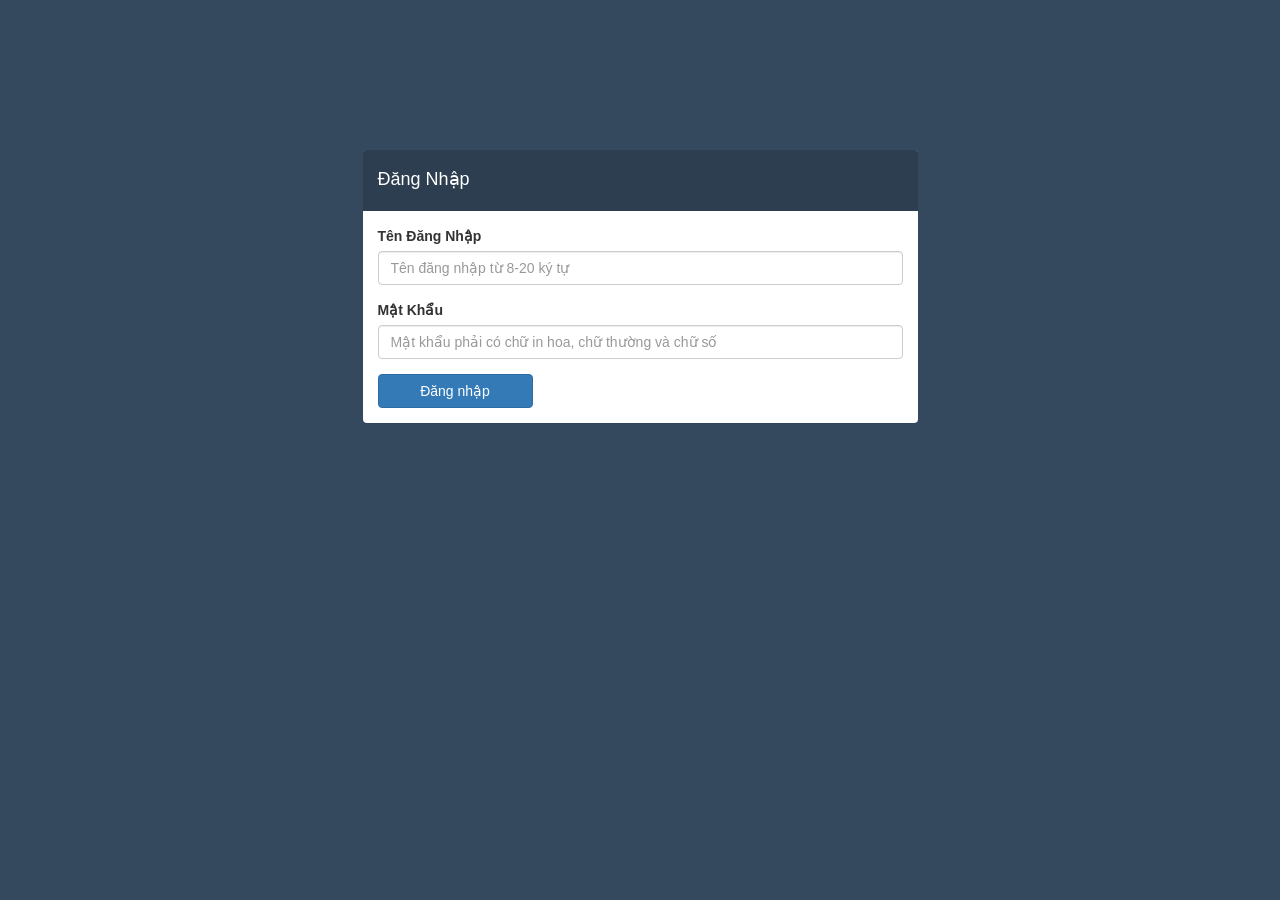
<file: doanweb/WebContent/demoweb/loginAdmin.html>
<!DOCTYPE html>
<html lang="vi">
<head>
    <meta charset="UTF-8">
    <title>Đăng nhập</title>

    <link rel="stylesheet" href="https://maxcdn.bootstrapcdn.com/bootstrap/3.3.6/css/bootstrap.min.css" integrity="sha384-1q8mTJOASx8j1Au+a5WDVnPi2lkFfwwEAa8hDDdjZlpLegxhjVME1fgjWPGmkzs7" crossorigin="anonymous">
    <link rel="stylesheet" href="bootstrap/app.css">
</head>
<body>

<section id="main">
    <div class="container">
        <div class="row">
            <div class="col-md-6 col-md-offset-3">
                <div class="panel panel-kim">

                    <div class="panel-heading">
                        <h4>Đăng Nhập</h4>
                    </div>

                    <div class="panel-body">
                        <form id="form-login" action="" method="POST" role="form">
                            <div id="errors">

                            </div>
                            <div class="form-group">
                                <label for="username">Tên Đăng Nhập</label>
                                <input type="text" class="form-control" id="username" placeholder="Tên đăng nhập từ 8-20 ký tự" pattern="^[a-zA-Z][a-zA-Z0-9_]{8,20}$" required="required" id="tenDangNhap">
                            </div>

                            <div class="form-group">
                                <label for="password">Mật Khẩu</label>
                                <input type="password" class="form-control" id="password" placeholder="Mật khẩu phải có chữ in hoa, chữ thường và chữ số" pattern="(?=^.{8,}$)((?=.*\d)|(?=.*\W+))(?![.\n])(?=.*[A-Z])(?=.*[a-z]).*$" required="required" id="matKhau"> 
                            </div>

                            <div class="row">
                                <div class="col-md-4">
                                    <button type="submit" class="btn btn-primary btn-block">Đăng nhập</button>
                                </div>
                                
                            </div>
                        </form>
                    </div>
                </div>
            </div>
        </div> <!-- /.row -->
    </div> <!-- /.container -->
</section> <!-- /#main -->

<script src="bootstrap/jquery.js"></script>
<script src="bootstrap/bootstrap.min.js"></script>
<script src="bootstrap/app.js"></script>
</body>
</html>
</file>
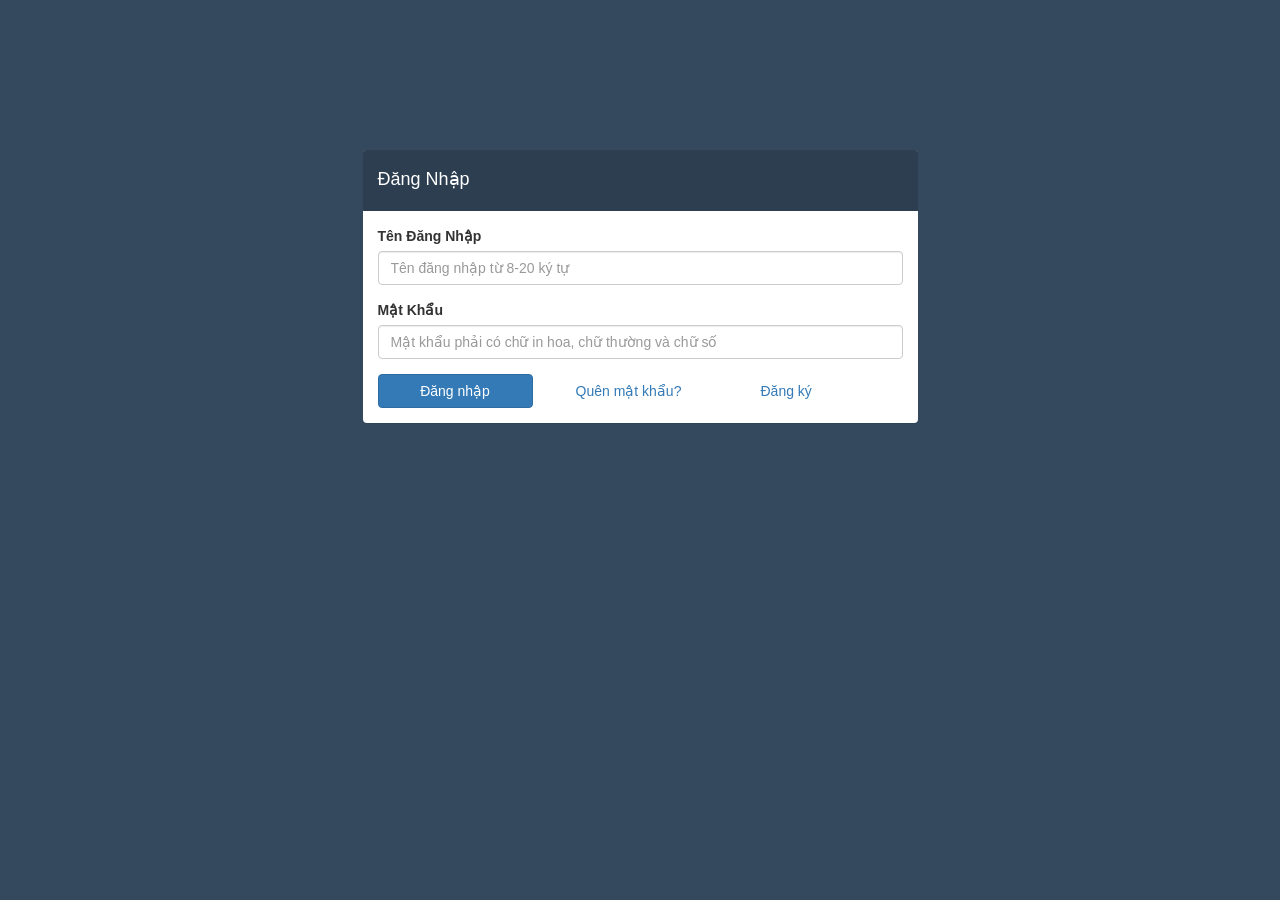
<file: doanweb/WebContent/demoweb/loginSv.html>
<!DOCTYPE html>
<html lang="vi">
<head>
    <meta charset="UTF-8">
    <title>Đăng nhập</title>

    <link rel="stylesheet" href="https://maxcdn.bootstrapcdn.com/bootstrap/3.3.6/css/bootstrap.min.css" integrity="sha384-1q8mTJOASx8j1Au+a5WDVnPi2lkFfwwEAa8hDDdjZlpLegxhjVME1fgjWPGmkzs7" crossorigin="anonymous">
    <link rel="stylesheet" href="bootstrap/app.css">
</head>
<body>

<section id="main">
    <div class="container">
        <div class="row">
            <div class="col-md-6 col-md-offset-3">
                <div class="panel panel-kim">

                    <div class="panel-heading">
                        <h4>Đăng Nhập</h4>
                    </div>

                    <div class="panel-body">
                        <form id="form-login" action="" method="POST" role="form">
                            <div id="errors">

                            </div>
                            <div class="form-group">
                                <label for="username">Tên Đăng Nhập</label>
                                <input type="text" class="form-control" id="username" placeholder="Tên đăng nhập từ 8-20 ký tự" pattern="^[a-zA-Z][a-zA-Z0-9_]{8,20}$" required="required" id="tenDangNhap">
                            </div>

                            <div class="form-group">
                                <label for="password">Mật Khẩu</label>
                                <input type="password" class="form-control" id="password" placeholder="Mật khẩu phải có chữ in hoa, chữ thường và chữ số" pattern="(?=^.{8,}$)((?=.*\d)|(?=.*\W+))(?![.\n])(?=.*[A-Z])(?=.*[a-z]).*$" required="required" id="matKhau"> 
                            </div>

                            <div class="row">
                                <div class="col-md-4">
                                    <button type="submit" class="btn btn-primary btn-block">Đăng nhập</button>
                                </div>
                                <div class="col-md-4">
                                    <a href="quenMatKhau.html" class="btn btn-link">Quên mật khẩu?</a>
                                </div>
                                <div class="col-md-4">
                                    <a href="forgot.html" class="btn btn-link">Đăng ký</a>
                                </div>
                            </div>
                        </form>
                    </div>
                </div>
            </div>
        </div> <!-- /.row -->
    </div> <!-- /.container -->
</section> <!-- /#main -->

<script src="bootstrap/jquery.js"></script>
<script src="bootstrap/bootstrap.min.js"></script>
<script src="bootstrap/app.js"></script>
</body>
</html>
</file>
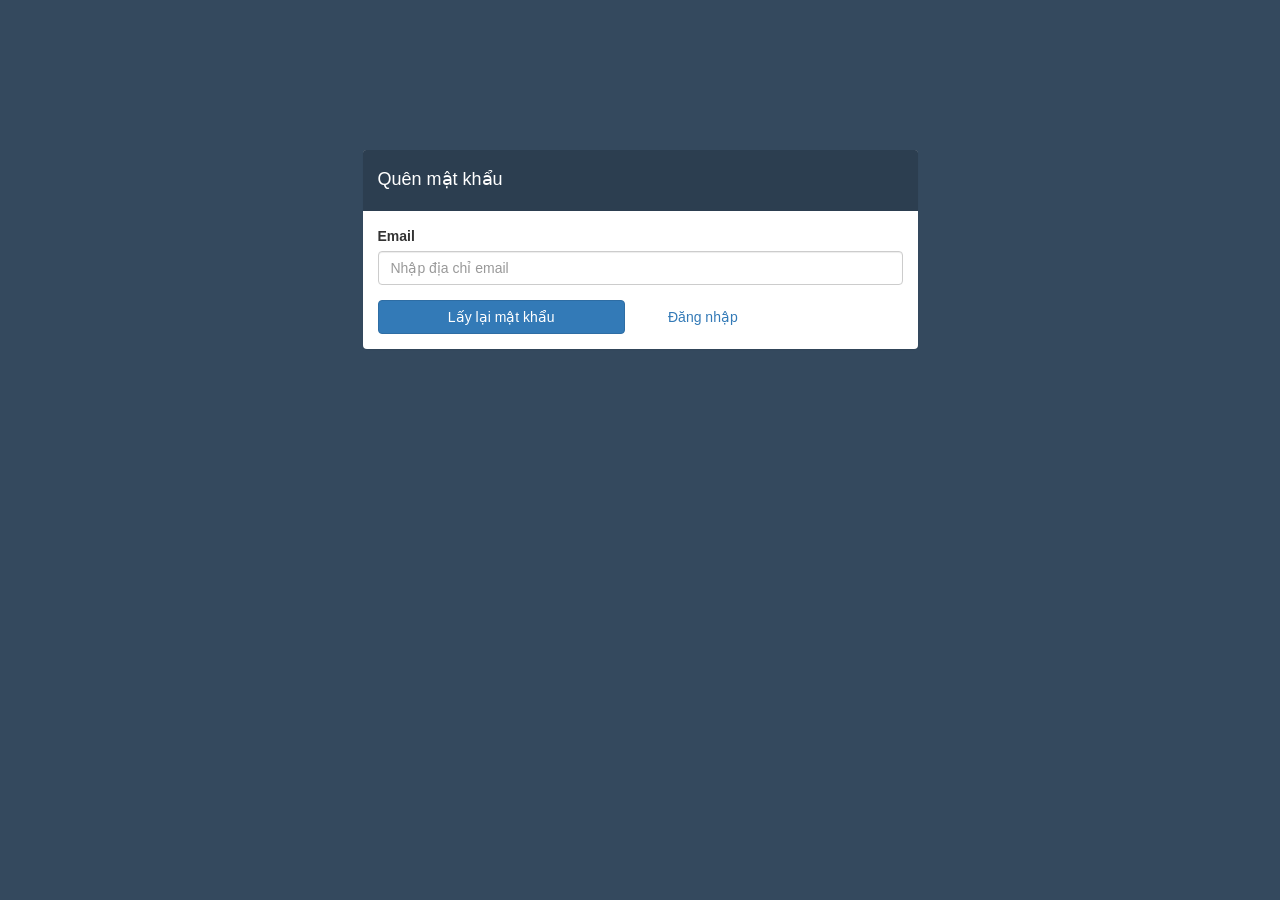
<file: doanweb/WebContent/demoweb/quenMatKhau.html>
<!DOCTYPE html>
<html lang="vi">
<head>
    <meta charset="UTF-8">
    <title>Quen mat khau</title>

    <link rel="stylesheet" href="https://maxcdn.bootstrapcdn.com/bootstrap/3.3.6/css/bootstrap.min.css" integrity="sha384-1q8mTJOASx8j1Au+a5WDVnPi2lkFfwwEAa8hDDdjZlpLegxhjVME1fgjWPGmkzs7" crossorigin="anonymous">
    <link rel="stylesheet" href="bootstrap/app.css">
</head>
<body>

<section id="main">
    <div class="container">
        <div class="row">
            <div class="col-md-6 col-md-offset-3">
                <div class="panel panel-kim">

                    <div class="panel-heading">
                        <h4>Quên mật khẩu</h4>
                    </div>

                    <div class="panel-body">
                        <form id="form-forgot" action="" method="POST" role="form">
                            <div id="errors">

                            </div>
                            <div class="form-group">
                                <label for="email">Email</label>
                                <input type="email" class="form-control" id="email" placeholder="Nhập địa chỉ email" required="" >
                            </div>

                            <div class="row">
                                <div class="col-md-6">
                                    <button type="submit" class="btn btn-primary btn-block">Lấy lại mật khẩu</button>
                                </div>
                                <div class="col-md-6">
                                    <a href="index.html" class="btn btn-link">Đăng nhập</a>
                                </div>
                            </div>
                        </form>
                    </div>
                </div>
            </div>
        </div> <!-- /.row -->
    </div> <!-- /.container -->
</section> <!-- /#main -->

<script src="bootstrap/jquery.js"></script>
<script src="bootstrap/bootstrap.min.js"></script>

</body>
</html>
</file>
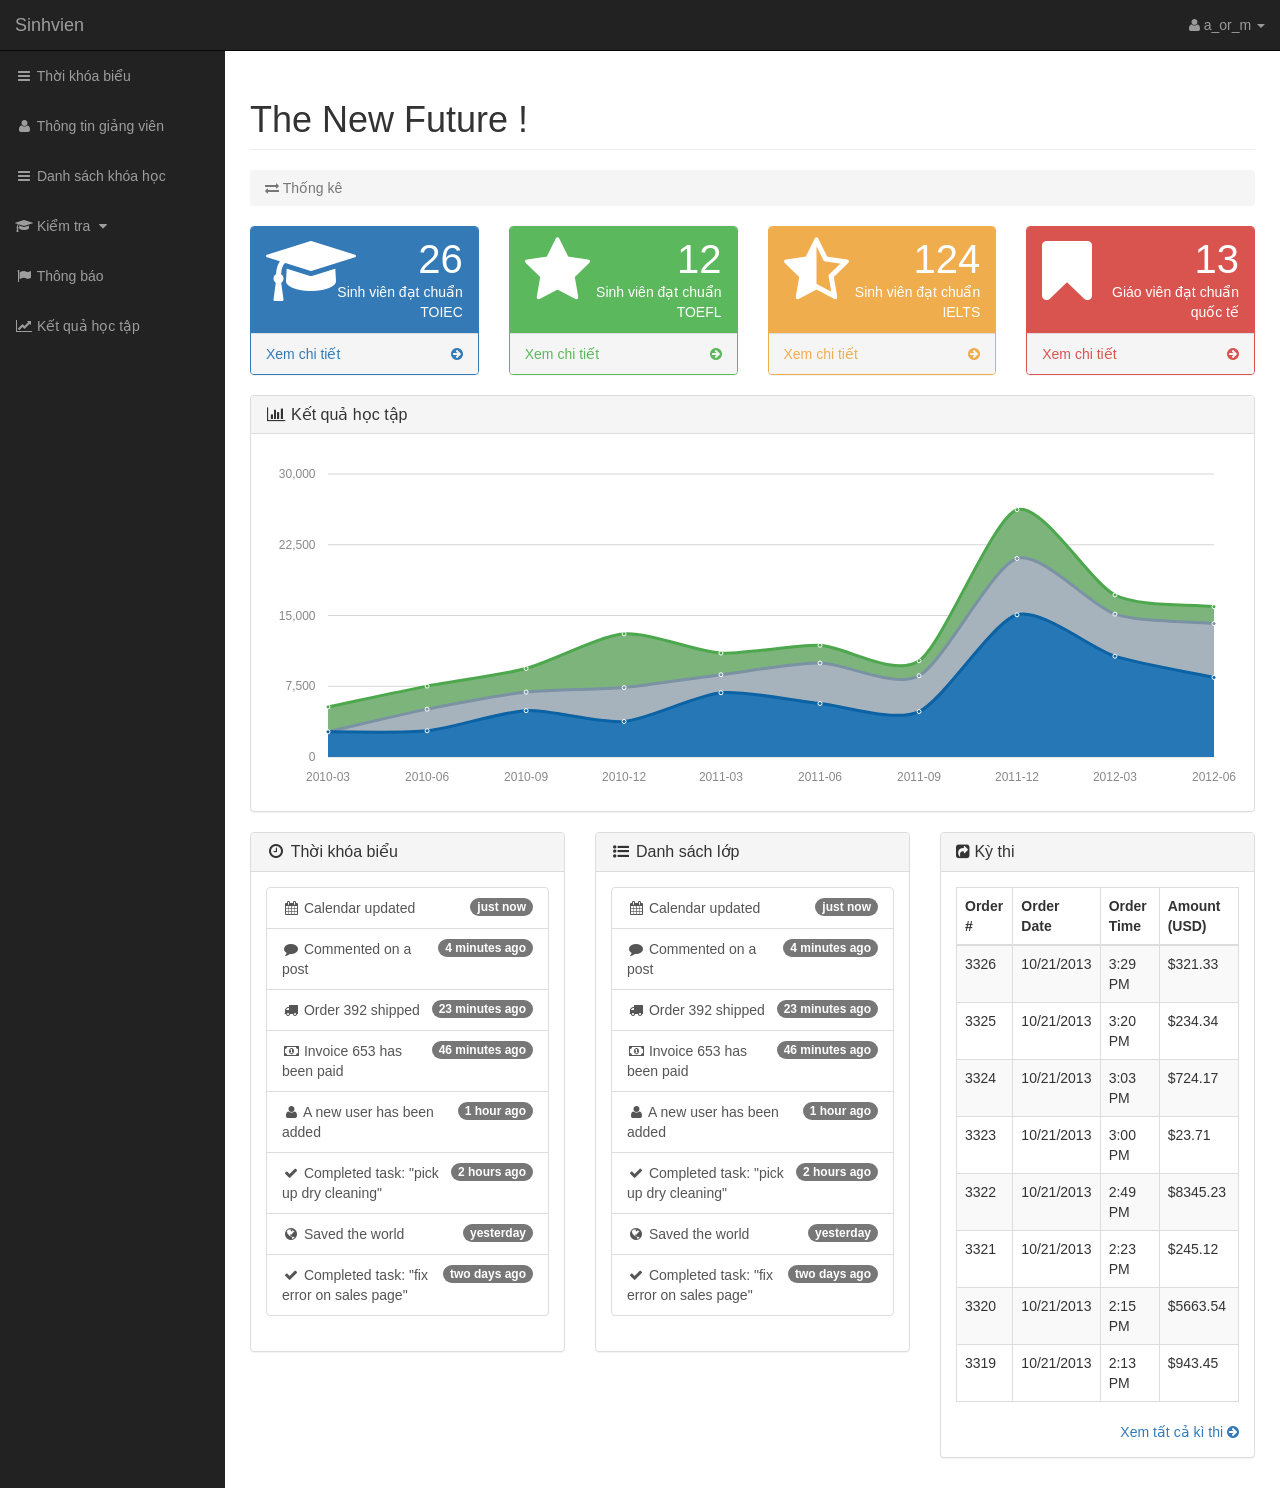
<file: doanweb/WebContent/demoweb/Sinhvien.html>
<!DOCTYPE html>
<html lang="vi">

<head>

    <meta charset="utf-8">
    <meta http-equiv="X-UA-Compatible" content="IE=edge">
    <meta name="viewport" content="width=device-width, initial-scale=1">
    <meta name="description" content="">
    <meta name="author" content="">

    <title>Sinhvien</title>

    <!-- Bootstrap Core CSS -->
    <link href="css/bootstrap.min.css" rel="stylesheet">

    <!-- Custom CSS -->
    <link href="css/sb-admin.css" rel="stylesheet">

    <!-- Morris Charts CSS -->
    <link href="css/plugins/morris.css" rel="stylesheet">

    <!-- Custom Fonts -->
    <link href="font-awesome/css/font-awesome.min.css" rel="stylesheet" type="text/css">

    <!-- HTML5 Shim and Respond.js IE8 support of HTML5 elements and media queries -->
    <!-- WARNING: Respond.js doesn't work if you view the page via file:// -->
    <!--[if lt IE 9]>
        <script src="https://oss.maxcdn.com/libs/html5shiv/3.7.0/html5shiv.js"></script>
        <script src="https://oss.maxcdn.com/libs/respond.js/1.4.2/respond.min.js"></script>
    <![endif]-->

</head>

<body>

    <div id="wrapper">

        <!-- Navigation -->
        <nav class="navbar navbar-inverse navbar-fixed-top" role="navigation">
            <!-- Brand and toggle get grouped for better mobile display -->
            <div class="navbar-header">
                <button type="button" class="navbar-toggle" data-toggle="collapse" data-target=".navbar-ex1-collapse">
                    <span class="sr-only">Toggle navigation</span>
                    <span class="icon-bar"></span>
                    <span class="icon-bar"></span>
                    <span class="icon-bar"></span>
                </button>
                <a class="navbar-brand" href="index.html">Sinhvien</a>
            </div>
            <!-- Top Menu Items -->
            <ul class="nav navbar-right top-nav">
                <li class="dropdown">
                    <a href="#" class="dropdown-toggle" data-toggle="dropdown"><i class="fa fa-user"></i> a_or_m <b class="caret"></b></a>
                    <ul class="dropdown-menu">
                        <li>
                            <a href="#"><i class="fa fa-fw fa-user"></i> Profile</a>
                        </li>
                        <li>
                            <a href="#"><i class="fa fa-fw fa-gear"></i> Settings</a>
                        </li>
                        <li class="divider"></li>
                        <li>
                            <a href="#"><i class="fa fa-fw fa-power-off"></i> Log Out</a>
                        </li>
                    </ul>
                </li>
            </ul>
            <!-- Sidebar Menu Items - These collapse to the responsive navigation menu on small screens -->
            <div class="collapse navbar-collapse navbar-ex1-collapse">
                <ul class="nav navbar-nav side-nav">
                    
                    <li>
                        <a href="#"><i class="fa fa-fw fa-bars"></i> Thời khóa biểu</a>
                    </li>
                     <li>
                        <a href="#"><i class="fa fa-fw fa-user"></i> Thông tin giảng viên</a>
                    </li>
                    <li>
                        <a href="#"><i class="fa fa-fw fa-bars"></i> Danh sách khóa học</a>
                    </li>
                    <li>
                        <a href="javascript:;" data-toggle="collapse" data-target="#demo"><i class="fa fa-fw fa-graduation-cap "></i> Kiểm tra <i class="fa fa-fw fa-caret-down"></i></a>
                        <ul id="demo" class="collapse">
                            <li>
                                <a href="#"><i class="fa fa-fw fa-bookmark-o "></i> TOIEC</a>
                            </li>
                            <li>
                                <a href="#"><i class="fa fa-fw fa-bookmark-o"></i> TOEFL</a>
                            </li>
                            <li>
                                <a href="#"><i class="fa fa-fw fa-bookmark-o"></i> IELTS</a>
                            </li>       
                        </ul>
                    </li> 
                    <li>
                        <a href="#"><i class="fa fa-fw fa-flag"></i> Thông báo</a>
                    </li>
                    <li>
                        <a href="#"><i class="fa fa-fw fa-line-chart"></i> Kết quả học tập</a>
                    </li>
                        
                </ul>
            </div>
            <!-- /.navbar-collapse -->
        </nav>

        <div id="page-wrapper">

            <div class="container-fluid">

                <!-- Page Heading -->
                <div class="row">
                    <div class="col-lg-12">
                        <h1 class="page-header">
                            The New Future ! 
                        </h1>
                        <ol class="breadcrumb">
                            <li class="active">
                                <i class="fa fa-exchange"></i> Thống kê
                            </li>
                        </ol>
                    </div>
                </div>
                <!-- /.row -->

                
                <div class="row">
                    <div class="col-lg-3 col-md-6">
                        <div class="panel panel-primary">
                            <div class="panel-heading">
                                <div class="row">
                                    <div class="col-xs-3">
                                        <i class="fa fa-graduation-cap fa-5x"></i>
                                    </div>
                                    <div class="col-xs-9 text-right">
                                        <div class="huge">26</div>
                                        <div>Sinh viên đạt chuẩn TOIEC</div>
                                    </div>
                                </div>
                            </div>
                            <a href="#">
                                <div class="panel-footer">
                                    <span class="pull-left">Xem chi tiết</span>
                                    <span class="pull-right"><i class="fa fa-arrow-circle-right"></i></span>
                                    <div class="clearfix"></div>
                                </div>
                            </a>
                        </div>
                    </div>
                    <div class="col-lg-3 col-md-6">
                        <div class="panel panel-green">
                            <div class="panel-heading">
                                <div class="row">
                                    <div class="col-xs-3">
                                        <i class="fa fa-star fa-5x"></i>
                                    </div>
                                    <div class="col-xs-9 text-right">
                                        <div class="huge">12</div>
                                        <div>Sinh viên đạt chuẩn TOEFL</div>
                                    </div>
                                </div>
                            </div>
                            <a href="#">
                                <div class="panel-footer">
                                    <span class="pull-left">Xem chi tiết</span>
                                    <span class="pull-right"><i class="fa fa-arrow-circle-right"></i></span>
                                    <div class="clearfix"></div>
                                </div>
                            </a>
                        </div>
                    </div>
                    <div class="col-lg-3 col-md-6">
                        <div class="panel panel-yellow">
                            <div class="panel-heading">
                                <div class="row">
                                    <div class="col-xs-3">
                                        <i class="fa fa-star-half-o fa-5x"></i>
                                    </div>
                                    <div class="col-xs-9 text-right">
                                        <div class="huge">124</div>
                                        <div>Sinh viên đạt chuẩn IELTS</div>
                                    </div>
                                </div>
                            </div>
                            <a href="#">
                                <div class="panel-footer">
                                    <span class="pull-left">Xem chi tiết</span>
                                    <span class="pull-right"><i class="fa fa-arrow-circle-right"></i></span>
                                    <div class="clearfix"></div>
                                </div>
                            </a>
                        </div>
                    </div>
                    <div class="col-lg-3 col-md-6">
                        <div class="panel panel-red">
                            <div class="panel-heading">
                                <div class="row">
                                    <div class="col-xs-3">
                                        <i class="fa fa-bookmark     fa-5x"></i>
                                    </div>
                                    <div class="col-xs-9 text-right">
                                        <div class="huge">13</div>
                                        <div>Giáo viên đạt chuẩn quốc tế</div>
                                    </div>
                                </div>
                            </div>
                            <a href="#">
                                <div class="panel-footer">
                                    <span class="pull-left">Xem chi tiết</span>
                                    <span class="pull-right"><i class="fa fa-arrow-circle-right"></i></span>
                                    <div class="clearfix"></div>
                                </div>
                            </a>
                        </div>
                    </div>
                </div>
                <!-- /.row -->

                <div class="row">
                    <div class="col-lg-12">
                        <div class="panel panel-default">
                            <div class="panel-heading">
                                <h3 class="panel-title"><i class="fa fa-bar-chart-o fa-fw"></i> Kết quả học tập  </h3>
                            </div>
                            <div class="panel-body">
                                <div id="morris-area-chart"></div>
                            </div>
                        </div>
                    </div>
                </div>
                <!-- /.row -->

                <div class="row">
                    <div class="col-lg-4">
                        <div class="panel panel-default">
                            <div class="panel-heading">
                                <h3 class="panel-title"><i class="fa fa-clock-o fa-fw"></i> Thời khóa biểu</h3>
                            </div>
                            <div class="panel-body">
                                <div class="list-group">
                                    <a href="#" class="list-group-item">
                                        <span class="badge">just now</span>
                                        <i class="fa fa-fw fa-calendar"></i> Calendar updated
                                    </a>
                                    <a href="#" class="list-group-item">
                                        <span class="badge">4 minutes ago</span>
                                        <i class="fa fa-fw fa-comment"></i> Commented on a post
                                    </a>
                                    <a href="#" class="list-group-item">
                                        <span class="badge">23 minutes ago</span>
                                        <i class="fa fa-fw fa-truck"></i> Order 392 shipped
                                    </a>
                                    <a href="#" class="list-group-item">
                                        <span class="badge">46 minutes ago</span>
                                        <i class="fa fa-fw fa-money"></i> Invoice 653 has been paid
                                    </a>
                                    <a href="#" class="list-group-item">
                                        <span class="badge">1 hour ago</span>
                                        <i class="fa fa-fw fa-user"></i> A new user has been added
                                    </a>
                                    <a href="#" class="list-group-item">
                                        <span class="badge">2 hours ago</span>
                                        <i class="fa fa-fw fa-check"></i> Completed task: "pick up dry cleaning"
                                    </a>
                                    <a href="#" class="list-group-item">
                                        <span class="badge">yesterday</span>
                                        <i class="fa fa-fw fa-globe"></i> Saved the world
                                    </a>
                                    <a href="#" class="list-group-item">
                                        <span class="badge">two days ago</span>
                                        <i class="fa fa-fw fa-check"></i> Completed task: "fix error on sales page"
                                    </a>
                                </div>
                                
                            </div>
                        </div>
                    </div>

                    <div class="col-lg-4">
                        <div class="panel panel-default">
                            <div class="panel-heading">
                                <h3 class="panel-title"><i class="fa fa-list-ul fa-fw"></i> Danh sách lớp</h3>
                            </div>
                            <div class="panel-body">
                                <div class="list-group">
                                    <a href="#" class="list-group-item">
                                        <span class="badge">just now</span>
                                        <i class="fa fa-fw fa-calendar"></i> Calendar updated
                                    </a>
                                    <a href="#" class="list-group-item">
                                        <span class="badge">4 minutes ago</span>
                                        <i class="fa fa-fw fa-comment"></i> Commented on a post
                                    </a>
                                    <a href="#" class="list-group-item">
                                        <span class="badge">23 minutes ago</span>
                                        <i class="fa fa-fw fa-truck"></i> Order 392 shipped
                                    </a>
                                    <a href="#" class="list-group-item">
                                        <span class="badge">46 minutes ago</span>
                                        <i class="fa fa-fw fa-money"></i> Invoice 653 has been paid
                                    </a>
                                    <a href="#" class="list-group-item">
                                        <span class="badge">1 hour ago</span>
                                        <i class="fa fa-fw fa-user"></i> A new user has been added
                                    </a>
                                    <a href="#" class="list-group-item">
                                        <span class="badge">2 hours ago</span>
                                        <i class="fa fa-fw fa-check"></i> Completed task: "pick up dry cleaning"
                                    </a>
                                    <a href="#" class="list-group-item">
                                        <span class="badge">yesterday</span>
                                        <i class="fa fa-fw fa-globe"></i> Saved the world
                                    </a>
                                    <a href="#" class="list-group-item">
                                        <span class="badge">two days ago</span>
                                        <i class="fa fa-fw fa-check"></i> Completed task: "fix error on sales page"
                                    </a>
                                </div>
                                
                            </div>
                        </div>
                    </div>

                    <div class="col-lg-4">
                        <div class="panel panel-default">   
                            <div class="panel-heading">
                                <h3 class="panel-title"><i class="fa fa-share-square"></i> Kỳ thi</h3>
                            </div>
                            <div class="panel-body">
                                <div class="table-responsive">
                                    <table class="table table-bordered table-hover table-striped">
                                        <thead>
                                            <tr>
                                                <th>Order #</th>
                                                <th>Order Date</th>
                                                <th>Order Time</th>
                                                <th>Amount (USD)</th>
                                            </tr>
                                        </thead>
                                        <tbody>
                                            <tr>
                                                <td>3326</td>
                                                <td>10/21/2013</td>
                                                <td>3:29 PM</td>
                                                <td>$321.33</td>
                                            </tr>
                                            <tr>
                                                <td>3325</td>
                                                <td>10/21/2013</td>
                                                <td>3:20 PM</td>
                                                <td>$234.34</td>
                                            </tr>
                                            <tr>
                                                <td>3324</td>
                                                <td>10/21/2013</td>
                                                <td>3:03 PM</td>
                                                <td>$724.17</td>
                                            </tr>
                                            <tr>
                                                <td>3323</td>
                                                <td>10/21/2013</td>
                                                <td>3:00 PM</td>
                                                <td>$23.71</td>
                                            </tr>
                                            <tr>
                                                <td>3322</td>
                                                <td>10/21/2013</td>
                                                <td>2:49 PM</td>
                                                <td>$8345.23</td>
                                            </tr>
                                            <tr>
                                                <td>3321</td>
                                                <td>10/21/2013</td>
                                                <td>2:23 PM</td>
                                                <td>$245.12</td>
                                            </tr>
                                            <tr>
                                                <td>3320</td>
                                                <td>10/21/2013</td>
                                                <td>2:15 PM</td>
                                                <td>$5663.54</td>
                                            </tr>
                                            <tr>
                                                <td>3319</td>
                                                <td>10/21/2013</td>
                                                <td>2:13 PM</td>
                                                <td>$943.45</td>
                                            </tr>
                                        </tbody>
                                    </table>
                                </div>
                                <div class="text-right">
                                    <a href="#">Xem tất cả kì thi <i class="fa fa-arrow-circle-right"></i></a>
                                </div>
                            </div>
                        </div>
                    </div>
                </div>
                <!-- /.row -->

            </div>
            <!-- /.container-fluid -->

        </div>
        <!-- /#page-wrapper -->

    </div>
    <!-- /#wrapper -->

    <!-- jQuery -->
    <script src="js/jquery.js"></script>

    <!-- Bootstrap Core JavaScript -->
    <script src="js/bootstrap.min.js"></script>

    <!-- Morris Charts JavaScript -->
    <script src="js/plugins/morris/raphael.min.js"></script>
    <script src="js/plugins/morris/morris.min.js"></script>
    <script src="js/plugins/morris/morris-data.js"></script>

</body>

</html>
</file>
<file: doanweb/WebContent/demoweb/css/style.css>
/*--
Author: W3layouts
Author URL: http://w3layouts.com
License: Creative Commons Attribution 3.0 Unported
License URL: http://creativecommons.org/licenses/by/3.0/
--*/
body{
	margin:0;
	font-family: 'Roboto-Regular';
}
@font-face {
      font-family: 'Roboto-Regular';
      src: url(../fonts/Roboto-Regular.ttf) format('truetype');
}
@font-face {
      font-family: 'Iceland-Regular';
      src: url(../fonts/Iceland-Regular.ttf) format('truetype');
}
body a{
	transition: 0.5s all ease;
	-webkit-transition: 0.5s all ease;
	-moz-transition: 0.5s all ease;
	-o-transition: 0.5s all ease;
	-ms-transition: 0.5s all ease;
	text-decoration:none;
}
h1,h2,h3,h4,h5,h6{
	margin:0;			   
}
p{
	margin:0;
}
ul,label{
	margin:0;
	padding:0;
}
body a:hover{
	text-decoration:none;
}
/*--header--*/
.logo {
    padding: 0.8em 0 3em;
    text-align: center;
}
.logo a{
	display:inline-block;
}
.logo a h1 {
    font-size: 6.5em;
    font-family: 'Iceland-Regular';
    color: #000;
    letter-spacing: -5px;
    border-bottom: 9px double #000;
    line-height: 0.98em;
}
.logo-info {
    position: relative;
}
.logo span.glyphicon.glyphicon-grain {
    font-size: 4em;
    position: absolute;
    top: 26%;
    left: 37%;
    color: #84904b;
}
/*--top-nav--*/
.top-nav {
    border-top: 3px double #D8D7D7;
    border-bottom: 3px double #D8D7D7;
}
ul.nav.navbar-nav{
    float: none;
    text-align: center;
}
nav.navbar.navbar-default {
    background-color: inherit;
    border: none;
    margin: 0;
}
.navbar-nav > li {
    float: none;
    display: inline-block;
}
.navbar-default .navbar-nav > li > a {
    color: #000;
    text-decoration: none;
    letter-spacing: 1px;
    font-size: 1.2em;
    padding: 1.2em 2em;
}
.navbar-default .navbar-nav > li > a:hover, .navbar-default .navbar-nav > li > a:focus {
    color: #377952;
}
/* Effect 11: text fill based on Lea Verou's animation http://dabblet.com/gist/6046779 */
/* Bounce To Bottom */
.hvr-bounce-to-bottom {
  display: inline-block;
  vertical-align: middle;
  -webkit-transform: translateZ(0);  
  -ms-transform: translateZ(0);
  -o-transform: translateZ(0);
  -moz-transform: translateZ(0);
  transform: translateZ(0);
  box-shadow: 0 0 1px rgba(0, 0, 0, 0);
  -webkit-backface-visibility: hidden;
  backface-visibility: hidden;
  -moz-osx-font-smoothing: grayscale;
  position: relative;
  -webkit-transition-property: color;
  transition-property: color;
  -webkit-transition-duration: 0.5s;
  -moz-transition-duration: 0.5s;
  transition-duration: 0.5s;
}
.hvr-bounce-to-bottom:before {
  content: "";
  position: absolute;
  z-index: -1;
  top: 0;
  left: 0;
  right: 0;
  bottom: 0;
  color:#fff;
  background: #84904b;
  -webkit-transform: scaleY(0);
  -o-transform: scaleY(0);
  -moz-transform: scaleY(0);
  transform: scaleY(0);
  -webkit-transform-origin: 50% 0;
  -o-transform-origin: 50% 0;
  transform-origin: 50% 0;
  -webkit-transition-property: transform;
  -o-transition-property: transform;
  transition-property: transform;
  -webkit-transition-duration: 0.5s;
  transition-duration: 0.5s;
  -webkit-transition-timing-function: ease-out;
  transition-timing-function: ease-out;
}
.navbar-nav > li.hvr-bounce-to-bottom > a:hover,.navbar-nav > li > a:hover {
    color: #fff !important;
}
.hvr-bounce-to-bottom:hover:before, .hvr-bounce-to-bottom:focus:before, .hvr-bounce-to-bottom:active:before {
  -webkit-transform: scaleY(1);
  -o-transform: scaleY(1);
  transform: scaleY(1);
  -webkit-transition-timing-function: cubic-bezier(0.52, 1.64, 0.37, 0.66);
  -moz-transition-timing-function: cubic-bezier(0.52, 1.64, 0.37, 0.66);
  transition-timing-function: cubic-bezier(0.52, 1.64, 0.37, 0.66);
}
.navbar-nav > li a.dropdown-toggle.hvr-bounce-to-bottom {
    padding: 1.1em 1.5em 1.3em;
}
.navbar-default .navbar-nav > .active > a, .navbar-default .navbar-nav > .active > a:hover, .navbar-default .navbar-nav > .active > a:focus {
    color: #fff;
    background-color: #84904b;
}
.navbar-default .navbar-nav > .open > a, .navbar-default .navbar-nav > .open > a:hover, .navbar-default .navbar-nav > .open > a:focus {
    color: #fff;
    background-color: #84904B;
}
/*--dropdown--*/
ul.dropdown-menu li {
    display: block;
}
.dropdown-menu > li > a {
    padding: 13px 20px;
}
.dropdown-menu > li > a:hover{
	color:#fff;
}
.navbar-nav > li > .dropdown-menu {
    padding: 0;
}
.caret {
    margin-left: 14px;
}
/*--//dropdown--*/
/*--baner--*/
.baner {
    padding: 3em 0 8em;
}
.baner-top ,.baner-bottom {
    padding: 0;
}
.baner-top:nth-child(1) {
    padding-right: 5px;
}
.baner-top img {
    width: 100%;
}
.baner-row {
    margin-top: 5px;
}
.baner-bottom {
    width: 33.04%;
}
.baner-bottom:nth-child(2) {
    margin: 0 5px;
}
.baner-grids h4 {
    font-size: 2.1em;
    color: #fff;
    font-family: 'Iceland-Regular';
}
.baner-grids figure {
	position: relative;
	float: left;
	overflow: hidden;
	text-align: center;
	width:100%;
}
.baner-grids figure img {
	position: relative;
	display: block;
	width:100%;
}
figcaption p {
    font-size: 1em;
    width: 59%;
    margin: 0 auto;
    line-height: 1.8em;
}
.baner-bottom p {
    width: 87%;
}
.baner-grids figure figcaption {
	padding: 2em;
	color: #fff;
	-webkit-backface-visibility: hidden;
	-moz-backface-visibility: hidden;
	-o-backface-visibility: hidden;
	-ms-backface-visibility: hidden;
	backface-visibility: hidden;
}
.baner-grids figure figcaption::before,
.baner-grids figure figcaption::after {
	pointer-events: none;
}

.baner-grids figure figcaption{
	position: absolute;
	top: 0;
	left: 0;
	width: 100%;
	height: 100%;
}
figure.effect-bubba {
	background: #000;
}
figure.effect-bubba:hover img {
	opacity: 0.3;
}
figure.effect-bubba figcaption::before,
figure.effect-bubba figcaption::after {
	position: absolute;
	top: 30px;
	right: 30px;
	bottom: 30px;
	left: 30px;
	content: '';
	opacity: 0;
	-webkit-transition: opacity 0.35s,-webkit-transform 0.35s;	
	-moz-transition: opacity 0.35s, -moz-transform 0.35s;
	-o-transition: opacity 0.35s, -o-transform 0.35s;
	-ms-transition: opacity 0.35s, -ms-transform 0.35s;
	transition: opacity 0.35s, transform 0.35s;
}

figure.effect-bubba figcaption::before {
	border-top: 1px solid #fff;
	border-bottom: 1px solid #fff;
	-webkit-transform: scale(0,1);
	-moz-transform: scale(0,1); 
	-o-transform: scale(0,1);
	-ms-transform: scale(0,1);
	transform: scale(0,1);
}

figure.effect-bubba figcaption::after {
	border-right: 1px solid #fff;
	border-left: 1px solid #fff;
	-webkit-transform: scale(1,0);
	-moz-transform: scale(1,0);
	-o-transform: scale(1,0);
	-ms-transform: scale(1,0);
	transform: scale(1,0);
}

figure.effect-bubba h4 {
	padding-top: 16%;
	-webkit-transition: transform 0.35s;
	-moz-transition: transform 0.35s;
	-o-transition: -o-transform 0.35s;
	-ms-transition: -ms-transform 0.35s;
	transition: transform 0.35s;
	-webkit-transform: translate3d(0,-20px,0);
	-moz-transform: translate3d(0,-20px,0);
	-o-transform: translate3d(0,-20px,0);
	-ms-transform: translate3d(0,-20px,0);
	transform: translate3d(0,-20px,0);
	opacity:0;
}

figure.effect-bubba p {
	padding: 12px 2.5em;
	opacity: 0;
	-webkit-transition: opacity 0.35s, -webkit-transform 0.35s;
	-moz-transition: opacity 0.35s, -moz-transform 0.35s;
	-o-transition: opacity 0.35s, -o-transform 0.35s;
	-ms-transition: opacity 0.35s, -ms-transform 0.35s;
	transition: opacity 0.35s, transform 0.35s;
	-webkit-transform: translate3d(0,20px,0);
	-moz-transform: translate3d(0,20px,0);
	-o-transform: translate3d(0,20px,0);
	-ms-transform: translate3d(0,20px,0);
	transform: translate3d(0,20px,0);
}

figure.effect-bubba:hover figcaption::before,
figure.effect-bubba:hover figcaption::after {
	opacity: 1;
	-webkit-transform: scale(1);
	-moz-transform: scale(1);
	-o-transform: scale(1);
	-ms-transform: scale(1);
	transform: scale(1);
}

figure.effect-bubba:hover h4,
figure.effect-bubba:hover p {
	opacity: 1;
	-webkit-transform: translate3d(0,0,0);
	-moz-transform: translate3d(0,0,0);
	-o-transform: translate3d(0,0,0);
	-ms-transform: translate3d(0,0,0);
	transform: translate3d(0,0,0);
}
/*--//banner--*/
/*-- news --*/
.news {
    background: #F9F2D2;
    padding: 4em 2em;
    margin-top: 2em;
}
.news-grid-left{
	background: url(../images/img8.jpg) no-repeat 0px 0px; 
	background-size: cover;
	padding: 5em 0;
}
.news-grid-middle{
	background: url(../images/img9.jpg) no-repeat 0px 0px;
	background-size: cover;
}
.news-grid-right{
	background: url(../images/img10.jpg) no-repeat 0px 0px;
	background-size: cover;
}
.news-grid-left h6 {
    color: #FFF;
    font-size: 2.5em;
    text-align: center;
}
.news-grid-left-info h5 {
    font-size: 1.4em;
    margin: 1em 0 .5em 0;
    color: #A7913F;
}
.news-grid-left-info p {
    font-size: 1em;
    line-height: 1.8em;
    margin: 0;
    color:#CCAC16;
}
/*--//news --*/
/*--main--*/
.main {
    padding: 5em 0;
}
.main img {
    width: 100%;
}
.main-grids h4 {
    font-size: 1.5em;
    margin: 1em 0 .5em;
    color: #A7913F;
}
.main-grids p {
    font-size: 1em;
    color: #777;
    width: 73%;
    margin-bottom:1em;
	line-height:1.8em;
}
.main-grids .main-text p {
    width: 100%;
}
.main-text:nth-child(1) {
    padding-left: 0;
}
a.more {
    font-size: 1em;
    color: #000;
	border: 3px double #84904b;
	position:relative;
}
.btn:after {
	content: '';
	position: absolute;
	z-index: -1;
	-webkit-transition: all 0.3s;
	-moz-transition: all 0.3s;
	transition: all 0.3s;
}
/* Button 1b */
.btn-1b:after {
	width: 100%;
	height: 0;
	top: 0;
	left: 0;
	background:#84904b;
}

.btn-1b:hover,
.btn-1b:active {
	color: #fff;
}

.btn-1b:hover:after,
.btn-1b:active:after {
	height: 100%;
}
/*--//main--*/
/*--services--*/
.service-grids {
  text-align: center;
}
h3.title {
    font-size: 3.5em;
    color: #84904B;
    text-align: center;
    border-top: 3px double #D8D7D7;
    border-bottom: 3px double #D8D7D7;
    padding: 0.2em 0;
    font-family: 'Iceland-Regular';
}
.srvc-img {
  display: inline-block;
}
.srvc-img span.glyphicon {
    font-size: 2.2em;
    padding: 0.8em;
    color: #899452;
    border: 2px dotted #949292;
    border-radius: 50%;
    -webkit-border-radius: 50%;
    -ms-border-radius: 50%;
    -o-border-radius: 50%;
    -moz-border-radius: 50%;
}
.service-grids p {
    color: #777;
    font-size: 1em;
    line-height: 1.8em;
    width: 80%;
    margin: 0 auto;
}
.service-grids h5 {
    font-size: 1.8em;
    color: #A7913F;
    margin: .8em 0 0.2em;
}
.srvc-grids-info {
    margin-top: 5em;
}
.srvc-grids-info:hover .srvc-img span.glyphicon{
	transform:rotateY(360deg);
	-webkit-transform:rotateY(360deg);
	-o-transform:rotateY(360deg);
	-ms-transform:rotateY(360deg);
	-moz-transform:rotateY(360deg);
	transition: 0.5s all ease;
	-webkit-transition: 0.5s all ease;
	-moz-transition: 0.5s all ease;
	-o-transition: 0.5s all ease;
	-ms-transition: 0.5s all ease;
}
/*--//services--*/
/*-- footer --*/
.footer {
  padding: 4em 0 3em;
  background-color:#F9F2D2;
}
.footer-grid h3.title {
    padding: 0.3em 0;
    text-align: left;
    width: 69%;
    border-color: #E8DA97;
    font-family: 'Roboto-Regular';
    font-size: 1.8em;
    color: #A7913F;
}
.footer-grid ul {
  margin: 0;
  padding: 2em 0 0;
}
.footer-grid ul li {
    display: block;
	margin: 0 0 10px;
	color:#CCAC16;
	font-size: 1em;
}
.footer-grid ul li a {
    font-size: 1em;
    color: #CCAC16;
    text-decoration: none;
    padding: 0.2em 0;
    display: inline-block;
}
.footer-grid ul li a:hover {
  color:#899452;
}
.contact-grid ul li span {
  width: 15px;
  height: 15px;
  margin-right: 0.5em;
}
.footer-grid ul li.adrs {
    padding-left: 1.5em;
}
.copy {
  text-align: center;
  background:#899452;
  padding:1.5em 0;
}
.copy p {
    color: #fff;
    font-size: 1em;
    margin-top: 10px;
}
.copy p a {
  color:#EADB97;
}
.copy p a:hover{
  color:#fff;
  border-bottom:3px double #EADB97;
}
.copy-left {
    float: left;
}
.social-icons {
    float: right;
}
.social-icons ul li {
    display: inline-block;
    margin-right: 10px;
}
.social-icons ul li a.fb {
    background: url(../images/iconsprite.png)no-repeat 10px 3px;   
}
.social-icons ul li a.fb:hover{
	background-color:#3b5998;
}
.social-icons ul li a {
    background: url(../images/iconsprite.png)no-repeat 3px -33px;
    display: block;
    width: 32px;
    height: 32px;
    transition: none;
}
.social-icons ul li a.pn {
    background: url(../images/iconsprite.png)no-repeat 6px -108px;
}
.social-icons ul li a.pn:hover {
   background-color:#cc2127;
}
.social-icons ul li a.gg {
    background: url(../images/iconsprite.png)no-repeat 6px -72px;
}
.social-icons ul li a.gg:hover {
   background-color:#dd4b39;
}
.social-icons ul li a:hover {
    transform: rotatey(360deg);
	-webkit-transform: rotatey(360deg);
	-o-transform: rotatey(360deg);
	-moz-transform: rotatey(360deg);
	-ms-transform: rotatey(360deg);
    transition: .5s all;
	-webkit-transition: 0.5s all ease;
	-moz-transition: 0.5s all ease;
	-o-transition: 0.5s all ease;
	-ms-transition: 0.5s all ease;
	background-color:#55acee;
}
/*-- //footer --*/
/*--about-page--*/
.baner.about-bnr {
    padding: 2em 0 0;
}
.about, .typo, .gallery,.services, .contact{
  padding: 5em 0;
}
.about-text{
	padding: 5em 0;
}
.about-text-left img {
	width: 100%;
}
.about-info-left:nth-child(1){
	padding-left: 0;
}
.about-text-right h4 {
    color: #A7913F;
    font-size: 1.5em;
    line-height: 1.4em;
}
.about-text-right p {
  color: #777;
  font-size: 1em;
  line-height: 1.8em;
    margin-top: 1em;
}
.about-text-right ul {
	padding: 0;
}
.about-text-right ul li {
  display: block;
  background: url(../images/icon1.png)no-repeat 0px 4px;
  padding-left: 1.5em;
  margin: 1em 0 0;
}
.about-text-right ul li a{
  color: #777;
  font-size: 1em;
}
.about-text-right ul li a:hover{
	color: #A0B347;
    padding-left: 15px;
}
.about-slid {
    background: url(../images/slid.jpg)no-repeat 0px 0px fixed;
    background-size: cover;
    text-align: center;
    padding: 6em 0;
}
.about-slid h2 {
  color: #fff;
  font-size: 4em;
  font-family: 'Iceland-Regular';
}
.about-slid p {
    color: #fff;
    font-size: 1.1em;
    margin: 2em auto 0;
    line-height: 1.8em;
    width: 60%;
}
.about-slid-info {
  width: 80%;
  margin: 0 auto;
}
.about-team {
    padding: 2em 0 4em;
}
.row.team-row {
  margin: 5em 0 0;
}
.thumbnail.team-thmnl {
  border: none;
  text-align: center;
}
.about-team .caption {
  padding: 1.5em .5em!important;
}
.about-team h4 {
    font-size: 1.8em;
    font-family: 'Iceland-Regular';
}
.about-team  h4 a{
  color:#A7913F;
}
.about-team  h4 a:hover{
  color: #A0B347;
}
.about-team p {
  color: #777;
  font-size: 1em;
  line-height: 1.8em;
  margin-top: 1em;
}
img.zoom-img {
     transform: scale(1, 1);
	-webkit-transform: scale(1, 1);
	-moz-transform: scale(1, 1);
	-ms-transform: scale(1, 1);
	-o-transform: scale(1, 1);
	transition-timing-function: ease-out;
	-webkit-transition-timing-function: ease-out;
	-moz-transition-timing-function: ease-out;
	-ms-transition-timing-function: ease-out;
	-o-transition-timing-function: ease-out;
	-webkit-transition-duration: .5s;
	-moz-transition-duration: .5s;
	-ms-transition-duration: .5s;
	-o-transition-duration: .5s;
}
.team-grids:hover img.zoom-img {
     transform: scale(1.08);
	-webkit-transform: scale(1.08);
	-moz-transform: scale(1.08);
	-ms-transform: scale(1.08);
	-o-transform: scale(1.08);
	-webkit-transition-timing-function: ease-in-out;
	-webkit-transition-duration: 750ms;
	-moz-transition-timing-function: ease-in-out;
	-moz-transition-duration: 750ms;
	-ms-transition-timing-function: ease-in-out;
	-o-transition-timing-function: ease-in-out;
	-ms-transition-duration: 750ms;
	-o-transition-duration: 750ms;
	overflow: hidden;
}
/*--//about-page--*/
/*---gallery----*/
.gallery-grids {
    margin-top: 4em;
}
.gallery p {
  font-size: 1.1em;
  color: #555;
  line-height: 1.6em;
  width: 60%;
  margin: 0 auto;
  text-align: center;
}
.view {
  width: 360px;
  height: 242px;
  margin: 10px;
  float: left;
  border: 10px solid #fff;
  overflow: hidden;
  position: relative;
  text-align: center;
  -webkit-box-shadow: 1px 1px 2px #BCBCBC;
  -moz-box-shadow: 1px 1px 2px #BCBCBC;
  box-shadow: 1px 1px 2px #BCBCBC;
  cursor: default;
  padding: 0;
}
.view .mask,.view .content {
   width: 341px;
    height: 222px;
   position: absolute;
   overflow: hidden;
   top: 0;
   left: 0;
}
.view img {
   display: block;
   position: relative;
}
.view p {
    font-style: italic;
    font-size: 1em;
    position: relative;
    color: #fff;
    text-align: center;
    margin: 6em auto 0;
    width: 63%;
}
.view-fourth img {
   -webkit-transition: all 0.4s ease-in-out 0.2s;
   -moz-transition: all 0.4s ease-in-out 0.2s;
   -o-transition: all 0.4s ease-in-out 0.2s;
   -ms-transition: all 0.4s ease-in-out 0.2s;
   transition: all 0.4s ease-in-out 0.2s;
   -ms-filter: "progid: DXImageTransform.Microsoft.Alpha(Opacity=100)";
   filter: alpha(opacity=100);
   opacity: 1;
}
.view-fourth .mask {
   background-color: rgba(0,0,0,0.8);
   -ms-filter: "progid: DXImageTransform.Microsoft.Alpha(Opacity=0)";
   filter: alpha(opacity=0);
   opacity: 0;
   -webkit-transform: scale(0) rotate(-180deg);
   -moz-transform: scale(0) rotate(-180deg);
   -o-transform: scale(0) rotate(-180deg);
   -ms-transform: scale(0) rotate(-180deg);
   transform: scale(0) rotate(-180deg);
   -webkit-transition: all 0.4s ease-in;
   -moz-transition: all 0.4s ease-in;
   -o-transition: all 0.4s ease-in;
   -ms-transition: all 0.4s ease-in;
   transition: all 0.4s ease-in;
   -webkit-border-radius: 0px;
   -moz-border-radius: 0px;
   border-radius: 0px;
}
.view-fourth p {
   -ms-filter: "progid: DXImageTransform.Microsoft.Alpha(Opacity=0)";
   filter: alpha(opacity=0);
   opacity: 0;
   -webkit-transition: all 0.5s ease-in-out;
   -moz-transition: all 0.5s ease-in-out;
   -o-transition: all 0.5s ease-in-out;
   -ms-transition: all 0.5s ease-in-out;
   transition: all 0.5s ease-in-out;
}
.view-fourth:hover .mask {
   -ms-filter: "progid: DXImageTransform.Microsoft.Alpha(Opacity=100)";
   filter: alpha(opacity=100);
   opacity: 1;
   -webkit-transform: scale(1) rotate(0deg);
   -moz-transform: scale(1) rotate(0deg);
   -o-transform: scale(1) rotate(0deg);
   -ms-transform: scale(1) rotate(0deg);
   transform: scale(1) rotate(0deg);
   -webkit-transition-delay: 0.2s;
   -moz-transition-delay: 0.2s;
   -o-transition-delay: 0.2s;
   -ms-transition-delay: 0.2s;
   transition-delay: 0.2s;
}
.view-fourth:hover img {
   -webkit-transform: scale(0);
   -moz-transform: scale(0);
   -o-transform: scale(0);
   -ms-transform: scale(0);
   transform: scale(0);
   -ms-filter: "progid: DXImageTransform.Microsoft.Alpha(Opacity=0)";
   filter: alpha(opacity=0);
   opacity: 0;
   -webkit-transition-delay: 0s;
   -moz-transition-delay: 0s;
   -o-transition-delay: 0s;
   -ms-transition-delay: 0s;
   transition-delay: 0s;
}
.view-fourth:hover p{
   -ms-filter: "progid: DXImageTransform.Microsoft.Alpha(Opacity=100)";
   filter: alpha(opacity=100);
   opacity: 1;
   -webkit-transition-delay: 0.5s;
   -moz-transition-delay: 0.5s;
   -o-transition-delay: 0.5s;
   -ms-transition-delay: 0.5s;
   transition-delay: 0.5s;
}
/*--//gallery--*/
/*--Typography--*/
.show-grid [class^=col-] {
    background: #fff;
  text-align: center;
  margin-bottom: 10px;
  line-height: 2em;
  border: 10px solid #f0f0f0;
}
.show-grid [class*="col-"]:hover {
  background: #e0e0e0;
}
.grid_3{
	margin-bottom:2em;
}
.xs h3, h3.m_1{
	color:#000;
	font-size:1.7em;
	font-weight:300;
	margin-bottom: 1em;
}
.grid_3 p{
  color: #999;
  font-size: 0.85em;
  margin-bottom: 1em;
  font-weight: 300;
}
.grid_4{
	background:none;
	margin-top:50px;
}
.label {
  font-weight: 300 !important;
  border-radius:4px;
}  
.grid_5{
	background:none;
	padding:2em 0;
}
.grid_5 h3, .grid_5 h2, .grid_5 h1, .grid_5 h4, .grid_5 h5, h3.hdg, h3.bars {
	margin-bottom:1em;
	color: #84904B;
}
.table > thead > tr > th, .table > tbody > tr > th, .table > tfoot > tr > th, .table > thead > tr > td, .table > tbody > tr > td, .table > tfoot > tr > td {
  border-top: none !important;
}
.tab-content > .active {
  display: block;
  visibility: visible;
}
.pagination > .active > a, .pagination > .active > span, .pagination > .active > a:hover, .pagination > .active > span:hover, .pagination > .active > a:focus, .pagination > .active > span:focus {
  z-index: 0;
}
.badge-primary {
  background-color: #03a9f4;
}
.badge-success {
  background-color: #8bc34a;
}
.badge-warning {
  background-color: #ffc107;
}
.badge-danger {
  background-color: #e51c23;
}
.grid_3 p{
  line-height: 2em;
  color: #888;
  font-size: 0.9em;
  margin-bottom: 1em;
  font-weight: 300;
}
.bs-docs-example {
  margin: 1em 0;
}
section#tables  p {
 margin-top: 1em;
}
.tab-container .tab-content {
  border-radius: 0 2px 2px 2px;
  border: 1px solid #e0e0e0;
  padding: 16px;
  background-color: #ffffff;
}
.table td, .table>tbody>tr>td, .table>tbody>tr>th, .table>tfoot>tr>td, .table>tfoot>tr>th, .table>thead>tr>td, .table>thead>tr>th {
  padding: 15px!important;
}
.table > thead > tr > th, .table > tbody > tr > th, .table > tfoot > tr > th, .table > thead > tr > td, .table > tbody > tr > td, .table > tfoot > tr > td {
  font-size: 0.9em;
  color: #999;
  border-top: none !important;
}
.tab-content > .active {
  display: block;
  visibility: visible;
}
.label {
  font-weight: 300 !important;
}
.label {
  padding: 4px 6px;
  border: none;
  text-shadow: none;
}
.nav-tabs {
  margin-bottom: 1em;
}
.alert {
  font-size: 0.85em;
}
h1.t-button,h2.t-button,h3.t-button,h4.t-button,h5.t-button {
line-height:1.8em;
  margin-top:0.5em;
  margin-bottom: 0.5em;
}
li.list-group-item1 {
  line-height: 2.5em;
}
.input-group {
  margin-bottom: 20px;
  }
.in-gp-tl{
padding:0;
}
.in-gp-tb{
padding-right:0;
}
.list-group {
  margin-bottom: 48px;
}
 ol {
  margin-bottom: 44px;
}
h2.typoh2{
    margin: 0 0 10px;
}
/*--//Typography --*/
/*--contact-page--*/
.contact-form {
    padding: 5em 0 0;
}
.contact-form input[type="text"] {
  display: block;
  background: #fff;
  border: none;
  border-bottom: 1px solid #868585;
  width: 100%;
  outline: none;
  padding: 10px 5px;
  font-size: 1em;
  color: #868585;
  margin-bottom: 1.5em;
}
.cnt-inpt {
  padding: 0;
  margin-bottom: 1.5em;
}
.contact-form input[type="email"] {
	display:block;
	background:  #fff;
	border: none;
  	border-bottom: 1px solid #868585;
	width: 90%;
	outline: none;
	padding: 10px 5px;
	font-size: 1em;
	color: #868585;
	-webkit-appearance: none;
}
.contact-form textarea {
	background: #fff;
  	border: 1px solid #868585;
	width: 100%;
	display: block;
	height: 13em;
	outline: none;
	font-size: 1em;
	color: #868585;
	resize: none;
	padding: 10px 5px;
	-webkit-appearance: none;
}
.contact-form input[type="submit"] {
    background: #fff;
    border: 3px double #737D40;
    padding: 8px 0;
    width: 13%;
    outline: none;
    margin: 2em auto 0;
    font-size: 1.2em;
    color: #737D40;
    transition: 0.5s all ease;
    -webkit-transition: 0.5s all ease;
    -moz-transition: 0.5s all ease;
    -o-transition: 0.5s all ease;
    -ms-transition: 0.5s all ease;
	-webkit-appearance: none;
}
.contact-form input[type="submit"]:hover {
    color: #FFF;
    background: #737D40;
}
.map {
    margin: 2em 0 0;
}
.map iframe {
  height: 400px;
  width: 100%;
  border: 0;
}
/*--//contact-page--*/
/*--slider-up-arrow--*/
#toTop {
	display: none;
	text-decoration: none;
	position: fixed;
	bottom: 3%;
	right: 3%;
	overflow: hidden;
	width: 32px;
	height: 32px;
	border: none;
	text-indent: 100%;
	background: url("../images/move-up.png") no-repeat 0px 0px;
}
#toTopHover {
	width: 32px;
	height: 32px;
	display: block;
	overflow: hidden;
	float: right;
	opacity: 0;
	-moz-opacity: 0;
	filter: alpha(opacity=0);
}
/*--//slider-up-arrow--*/
/*---- responsive-design -----*/
@media(max-width:1440px){
}
@media(max-width:1366px){
}
@media(max-width:1280px){
}
@media(max-width:1080px){
figcaption p {
    width: 65%;
}
.baner-bottom {
    width: 32.98%;
}
.logo span.glyphicon.glyphicon-grain {
    top: 24%;
    left: 34%;
}
.baner-grids figure figcaption {
    padding: 2em 1em;
}
figure.effect-bubba h4 {
    padding-top: 13%;
}
figure.effect-bubba figcaption::before, figure.effect-bubba figcaption::after {
    right: 15px;
    left: 15px;
}
.baner-grids h4 {
    font-size: 1.9em;
}
.baner {
    padding: 3em 0 6em;
}
.news-grid-left-info h5 {
    font-size: 1.3em;
}
.news-grid-left h6 {
    font-size: 2em;
}
.main-text:nth-child(2) {
    padding-right: 0;
}
.main-grids p {
    width: 92%;
}
.main {
    padding: 5em 0 3em;
}
.service-grids p {
    width: 85%;
}
.about-text-right {
    padding: 0;
}
.about-text-right p {
    margin-top: 0.4em;
}
.about-text {
    padding: 3.5em 0;
}
.about-text-right ul li {
    margin: 0.8em 0 0;
}
.about-slid {
    padding: 4em 0;
}
.about-slid p {
    margin: 1em auto 0;
}
.about, .typo, .gallery, .services, .contact {
    padding: 4em 0;
}
.about-team {
    padding: 1em 0 3em;
}
.view {
    width: 293px;
    height: 198px;
}
.view .mask, .view .content {
    width: 270px;
    height: 178px;
}
.view p {
    margin: 4em auto 0;
    width: 73%;
}
}
@media(max-width:1024px){
}
@media(max-width:991px){
.logo a h1 {
    font-size: 5em;
}
.logo span.glyphicon.glyphicon-grain {
    font-size: 3.3em;
}
.navbar-default .navbar-nav > li > a {
    font-size: 1.1em;
	padding: 1em 2em;
}
.navbar-nav > li a.dropdown-toggle.hvr-bounce-to-bottom {
    padding: 0.9em 1.5em 1.1em;
}
.baner-top {
    float: left;
    width: 50%;
}
div#bs-example-navbar-collapse-1 {
    padding: 0;
}
.baner-grids h4 {
    font-size: 1.8em;
}
figcaption p {
    width: 82%;
}
.baner-bottom figure.effect-bubba h4 {
    padding-top: 7%;
}
.baner-top {
    float: left;
    width: 49.9%;
}
.baner-top:nth-child(1) {
    width: 50.1%;
}
.baner-bottom {
    float: left;
    width: 32.85%;
}
.baner-grids figure figcaption {
    padding: 1em;
}
figure.effect-bubba figcaption::before, figure.effect-bubba figcaption::after {
    top: 15px;
    bottom: 15px;
}
.baner-bottom h4 {
    font-size: 1.6em;
}
.baner-bottom p {
    width: 100%;
}
figure.effect-bubba p {
    padding: 5px 1em;
}
.baner {
    padding: 3em 0 4em;
}
h3.title {
    font-size: 3em;
    padding: 0.1em 0;
}
.news {
    padding: 3em 2em;
}
.news-grid {
    margin-bottom: 3em;
}
.main-left {
    float: left;
    width: 50%;
}
.main-right {
    float: right;
    width: 50%;
}
.main-right {
    float: right;
    width: 50%;
    padding: 0;
}
.main-text {
    float: left;
    width: 50%;
}
.main-text h4 {
    margin-top: 0;
}
.main-text:nth-child(2) {
    padding: 0;
}
.main-grids p {
    font-size: 0.9em;
}
.srvc-grids-info {
    margin-top: 4em;
}
.srvc-grids-info {
    margin-top: 4em;
    float: left;
    width: 33.33%;
    padding: 0;
}
.service-grids p {
    width: 88%;
    font-size: 0.9em;
}
.service-grids h5 {
    font-size: 1.6em;
}
.srvc-img span.glyphicon {
    font-size: 2em;
    padding: 0.6em;
}
.footer {
    padding: 3em 0 2em;
}
.footer-grid h3.title {
    padding: 0.2em 0;
    font-size: 1.6em;
}
.footer-grid {
    float: left;
    width: 50%;
}
.footer-grid ul {
    padding: 1em 0 0;
}
.footer-grid ul li a {
    font-size: 0.9em;
}
.footer-grid:nth-child(2) {
    margin-bottom: 4em;
}
.copy {
    padding: 1em 0;
}
.about-text-left {
    float: left;
    width: 44%;
}
.about-text-right {
    float: right;
    width: 56%;
}
.about-text {
    padding: 3em 0;
}
.about-text-right h4 {
    font-size: 1.3em;
}
.about-text-right p {
    font-size: 0.9em;
}
.about-text-right ul li a {
    font-size: 0.9em;
}
.about-slid {
    padding: 3em 0;
}
.about-slid h2 {
    font-size: 3em;
}
.about-slid p {
    font-size: 1em;
    width: 82%;
}
.about-team {
    padding: 0 0 2em;
}
.row.team-row {
    margin: 3em 0 0;
}
.contact-form input[type="email"] {
    width: 100%;
}
.view {
    width: 230px;
    height: 148px;
    margin: 5px;
    border: 5px solid #fff;
}
.view p {
    margin: 3.5em auto 0;
    width: 80%;
    font-size: .9em;
}
.view .mask, .view .content {
    width: 220px;
    height: 139px;
}
.map iframe {
    height: 300px;
}
.logo {
    padding: 1em 0 2em;
}
.logo a h1 {
    font-size: 4.5em;
}
.logo span.glyphicon.glyphicon-grain {
    top: 23%;
    left: 32%;
}
}
@media(max-width:767px){
button.navbar-toggle {
    display: block;
    width: 16%;
    font-size: 1.6em;
    padding: 11px 10px;
    margin: 0 auto;
	border: none;
}
.navbar-toggle {
    float:none;
}
nav.navbar.navbar-default {
    background-color: #899452;
    color: #fff;
}
.navbar-default .navbar-toggle .icon-bar {
    background-color: #fff;
}
.navbar-default .navbar-toggle:hover, .navbar-default .navbar-toggle:focus {
   background: none;
}
div#bs-example-navbar-collapse-1 {
    padding: 0;
}
.navbar-nav {
    margin: 0;
}
}
@media(max-width:640px){
.headder {
    padding: 2em 0 0;
}
.navbar-header.navbar-right {
    margin: 0 0.5em;
}
div#bs-example-navbar-collapse-1 {
    background-color: #F9F2D2;  
}
.top-nav ul li {
    margin: 0;
	display:block;
}
.top-nav ul li a{
    display:inline-block;
}
.navbar-default .navbar-nav > li > a {
    padding: 10px 0;
    display: block;
}
.navbar-nav > li a.dropdown-toggle.hvr-bounce-to-bottom {
    display: block;
    padding: 0.7em 1.5em;
}
.navbar-default .navbar-nav .open .dropdown-menu > li > a {
    color: #000;
    display: block;
    text-align: center;
}
.navbar-default .navbar-nav .open .dropdown-menu > li > a:hover, .navbar-default .navbar-nav .open .dropdown-menu > li > a:focus {
    color: #fff;
}
.navbar-default .navbar-nav > li > a:hover, .navbar-default .navbar-nav > li > a:focus {
    color: #fff;
}
.baner-bottom {
    width: 32.75%;
}
.baner-bottom figure.effect-bubba h4 {
    padding-top: 5%;
    font-size: 1.4em;
}
figcaption p {
    font-size: 0.8em;
    line-height: 1.6em;
}
.baner {
    padding: 3em 0;
}
h3.title {
    font-size: 2.8em;
}
.news {
    padding: 2em 1em 0;
}
.main-left {
    float: none;
    width: 100%;
}
.main {
    padding: 3em 0 0;
}
.main-right {
    float: none;
    width: 100%;
    margin-top: 2em;
}
.about, .typo, .gallery, .services, .contact {
    padding: 3em 0;
}
.srvc-grids-info {
    margin-top: 3em;
}
.service-grids h5 {
    font-size: 1.4em;
}
.navbar-default .navbar-nav > .active > a, .navbar-default .navbar-nav > .active > a:hover, .navbar-default .navbar-nav > .active > a:focus {
    display: block;
}
a.dropdown-toggle.hvr-bounce-to-bottom.active {
    background-color: #899452;
	color:#fff;
}
.baner.about-bnr {
    padding: 1em 0 0;
}
.baner {
    padding: 2em 0;
}
.about, .typo, .gallery, .services, .contact {
    padding: 2em 0;
}
.about-text {
    padding: 2em 0;
}
.about-text-left {
    float: none;
    width: 100%;
}
.about-text-left img {
    width: 49%;
    margin: 0 auto;
}
.about-text {
    padding: 0 0 2em;
}
.about-slid h2 {
    font-size: 2.8em;
}
.about-text-right {
    float: none;
    width: 100%;
}
.about-slid p {
    font-size: 1em;
    width: 87%;
}
.team-grids {
    float: left;
    width: 50%;
}
.about-team h4 {
    font-size: 2em;
}
.about-team .caption {
    padding: 1em .5em!important;
}
.about-team p {
    font-size: 0.9em;
    margin-top: 0.2em;
}
.thumbnail {
    margin-bottom: 0px;
}
.view {
    width: 187px;
    height: 127px;
}
.view .mask, .view .content {
    width: 178px;
    height: 117px;
}
.view p {
    margin: 3.2em auto 0;
    width: 86%;
    font-size: .8em;
}
.map iframe {
    height: 250px;
}
.contact-form {
    padding: 3em 0 0;
}
.contact-form input[type="text"] {
    margin-bottom: 1em;
}
.contact-form input[type="submit"] {
    width: 25%;
    margin: 1.5em auto 0;
    font-size: 1.1em;
}
.copy-left {
    float: none;
}
.social-icons {
    float: none;
    margin-top: 1.2em;
}
}
@media(max-width:480px){
.logo a h1 {
    font-size: 4em;
}
.logo span.glyphicon.glyphicon-grain {
    top: 23%;
    left: 30%;
    font-size: 2.5em;
}
.logo {
    padding: 0.8em 0 1.5em;
}
.baner {
    padding: 1em 0;
}
.baner-top:nth-child(1) {
    width: 100%;
    padding: 0;
}
figcaption p {
    width: 62%;
	font-size: 0.9em;
}
figure.effect-bubba h4 {
    padding-top: 15%;
}
.baner-grids figure {
    overflow: inherit;
}
.baner-bottom:nth-child(2) {
    margin: 0;
}
.baner-top {
    float: none;
    width: 100%;
}
.baner-bottom {
    width: 100%;
}
.baner-bottom figure.effect-bubba h4 {
    padding-top: 26%;
    font-size: 1.8em;
}
.baner-bottom p {
    width: 65%;
}
h3.title {
    font-size: 2.5em;
}
.news-grid-left-info p {
    font-size: 0.9em;
}
.news-grid-left-info h5 {
    font-size: 1.2em;
}
.main-grids h4 {
    font-size: 1.3em;
}
.baner.about-bnr .baner-top {
    width: 50%;
    float: left;
}
.about-slid h2 {
    font-size: 2.5em;
}
.navbar {
    min-height: 40px;
}
button.navbar-toggle {
    font-size: 1.4em;
	padding: 8px 10px;
}
.news-grid-left h6 {
    font-size: 1.8em;
}
.news-grid {
    margin-bottom: 2em;
}
.about-slid-info {
    width: 92%;
}
.about-slid p {
    font-size: 0.9em;
    width: 100%;
}
.about-slid h2 {
    font-size: 2.2em;
}
.row.team-row {
    margin: 2em 0 0;
}
.footer-grid h3.title {
    font-size: 1.4em;
}
.footer {
    padding: 2em 0 1em;
}
.about-team h4 {
    font-size: 1.8em;
}
.gallery-grids {
    margin-top: 2em;
}
.view {
    width: 206px;
    height: 137px;
}
.view .mask, .view .content {
    width: 196px;
    height: 127px;
}
.view p {
    margin: 3.5em auto 0;
}
.contact-form textarea {
    height: 9em;
    font-size: 0.9em;
    padding: 5px;
}
.contact-form input[type="text"] {
    padding:5px;
    font-size: 0.9em;
}
.contact-form input[type="email"] {
    padding:5px;
    font-size: 0.9em;
}
.contact-form input[type="submit"] {
    margin: 1em auto 0;
    font-size: 1em;
    padding: 5px 0;
}
}
@media(max-width:320px){
.logo a h1 {
    font-size: 3.5em;
}
.logo span.glyphicon.glyphicon-grain {
    top: 25%;
    left: 23%;
    font-size: 2.2em;
}
.baner-grids h4 {
    font-size: 1.6em;
}
button.navbar-toggle {
    width: 28%;
}
figcaption p {
    width: 85%;
    font-size: 0.9em;
}
figure.effect-bubba h4 {
    padding-top: 12%;
}
.baner-bottom figure.effect-bubba h4 {
    padding-top: 17%;
	font-size: 1.6em;
}
.baner-bottom p {
    width: 87%;
}
.news-grid {
    margin-bottom: 1.5em;
    padding: 0;
}
.news-grid-left {
    padding: 3em 0;
}
.main {
    padding: 2em 0 0;
}
.main-text {
    float: none;
    width: 100%;
    padding: 0;
}
.main-text:nth-child(1) {
    width: 55%;
}
.main-grids h4 {
    font-size: 1.2em;
    margin-top: 0.8em;
}
a.more {
    font-size: 0.9em;
    padding: 4px 12px;
}
.srvc-grids-info {
    margin-top: 2em;
    float: none;
    width: 100%;
}
.footer-grid {
    float: none;
    width: 100%;
	margin-top: 2em;
}
.footer-grid:nth-child(2) {
    margin-bottom: 1em;
}
.copy p {
    font-size: 0.9em;
}
.about-text-right h4 {
    font-size: 1.2em;
}
.about-text-left img {
    width: 79%;
}
.about-slid {
    padding: 2em 0;
}
.about-slid h2 {
    font-size: 1.8em;
}
.about-slid-info {
    width: 100%;
}
.team-grids {
    float: none;
    width: 100%;
}
.footer {
    padding: 0em 0 1em;
}
h3.title {
    font-size: 2.3em;
}
.gallery-grids {
    margin-top: 1.5em;
}
.view {
    width: 261px;
    height: 160px;
}
.view .mask, .view .content {
    width: 252px;
    height: 151px;
}
.view p {
    margin: 4.5em auto 0;
    width: 68%;
}
.grid_4 {
    margin-top: 25px;
}
.table td, .table>tbody>tr>td, .table>tbody>tr>th, .table>tfoot>tr>td, .table>tfoot>tr>th, .table>thead>tr>td, .table>thead>tr>th {
    padding: 13px!important;
}
.map iframe {
    height: 180px;
}
.contact-form {
    padding: 2em 0 0;
}
.contact-form input[type="submit"] {
    font-size: 0.9em;
    padding: 3px 0;
    width: 38%;
}
}
/*--//responsive-design---*/
</file>
<file: doanweb/WebContent/demoweb/css/plugins/morris.css>
.morris-hover{position:absolute;z-index:1000}.morris-hover.morris-default-style{border-radius:10px;padding:6px;color:#666;background:rgba(255,255,255,0.8);border:solid 2px rgba(230,230,230,0.8);font-family:sans-serif;font-size:12px;text-align:center}.morris-hover.morris-default-style .morris-hover-row-label{font-weight:bold;margin:0.25em 0}
.morris-hover.morris-default-style .morris-hover-point{white-space:nowrap;margin:0.1em 0}
</file>
<file: doanweb/WebContent/demoweb/bootstrap/app.css>
body {
    background-color: #34495e;
}

#main {
    margin-top: 150px;
}

.panel-kim {
    border: none;
}

.panel-kim .panel-heading {
    background-color: #2c3e50;
    color: #fff;
}
</file>
<file: doanweb/WebContent/demoweb/css/sb-admin.css>
/*!
 * Start Bootstrap - SB Admin Bootstrap Admin Template (http://startbootstrap.com)
 * Code licensed under the Apache License v2.0.
 * For details, see http://www.apache.org/licenses/LICENSE-2.0.
 */

/* Global Styles */

body {
    margin-top: 100px;
    background-color: #222;
}

@media(min-width:768px) {
    body {
        margin-top: 50px;
    }
}

#wrapper {
    padding-left: 0;
}

#page-wrapper {
    width: 100%;
    padding: 0;
    background-color: #fff;
}

.huge {
    font-size: 50px;
    line-height: normal;
}

@media(min-width:768px) {
    #wrapper {
        padding-left: 225px;
    }

    #page-wrapper {
        padding: 10px;
    }
}

/* Top Navigation */

.top-nav {
    padding: 0 15px;
}

.top-nav>li {
    display: inline-block;
    float: left;
}

.top-nav>li>a {
    padding-top: 15px;
    padding-bottom: 15px;
    line-height: 20px;
    color: #999;
}

.top-nav>li>a:hover,
.top-nav>li>a:focus,
.top-nav>.open>a,
.top-nav>.open>a:hover,
.top-nav>.open>a:focus {
    color: #fff;
    background-color: #000;
}

.top-nav>.open>.dropdown-menu {
    float: left;
    position: absolute;
    margin-top: 0;
    border: 1px solid rgba(0,0,0,.15);
    border-top-left-radius: 0;
    border-top-right-radius: 0;
    background-color: #fff;
    -webkit-box-shadow: 0 6px 12px rgba(0,0,0,.175);
    box-shadow: 0 6px 12px rgba(0,0,0,.175);
}

.top-nav>.open>.dropdown-menu>li>a {
    white-space: normal;
}

ul.message-dropdown {
    padding: 0;
    max-height: 250px;
    overflow-x: hidden;
    overflow-y: auto;
}

li.message-preview {
    width: 275px;
    border-bottom: 1px solid rgba(0,0,0,.15);
}

li.message-preview>a {
    padding-top: 15px;
    padding-bottom: 15px;
}

li.message-footer {
    margin: 5px 0;
}

ul.alert-dropdown {
    width: 200px;
}

/* Side Navigation */

@media(min-width:768px) {
    .side-nav {
        position: fixed;
        top: 51px;
        left: 225px;
        width: 225px;
        margin-left: -225px;
        border: none;
        border-radius: 0;
        overflow-y: auto;
        background-color: #222;
        bottom: 0;
        overflow-x: hidden;
        padding-bottom: 40px;
    }

    .side-nav>li>a {
        width: 225px;
    }

    .side-nav li a:hover,
    .side-nav li a:focus {
        outline: none;
        background-color: #000 !important;
    }
}

.side-nav>li>ul {
    padding: 0;
}

.side-nav>li>ul>li>a {
    display: block;
    padding: 10px 15px 10px 38px;
    text-decoration: none;
    color: #999;
}

.side-nav>li>ul>li>a:hover {
    color: #fff;
}

/* Flot Chart Containers */

.flot-chart {
    display: block;
    height: 400px;
}

.flot-chart-content {
    width: 100%;
    height: 100%;
}

/* Custom Colored Panels */

.huge {
    font-size: 40px;
}

.panel-green {
    border-color: #5cb85c;
}

.panel-green > .panel-heading {
    border-color: #5cb85c;
    color: #fff;
    background-color: #5cb85c;
}

.panel-green > a {
    color: #5cb85c;
}

.panel-green > a:hover {
    color: #3d8b3d;
}

.panel-red {
    border-color: #d9534f;
}

.panel-red > .panel-heading {
    border-color: #d9534f;
    color: #fff;
    background-color: #d9534f;
}

.panel-red > a {
    color: #d9534f;
}

.panel-red > a:hover {
    color: #b52b27;
}

.panel-yellow {
    border-color: #f0ad4e;
}

.panel-yellow > .panel-heading {
    border-color: #f0ad4e;
    color: #fff;
    background-color: #f0ad4e;
}

.panel-yellow > a {
    color: #f0ad4e;
}

.panel-yellow > a:hover {
    color: #df8a13;
}
</file>
